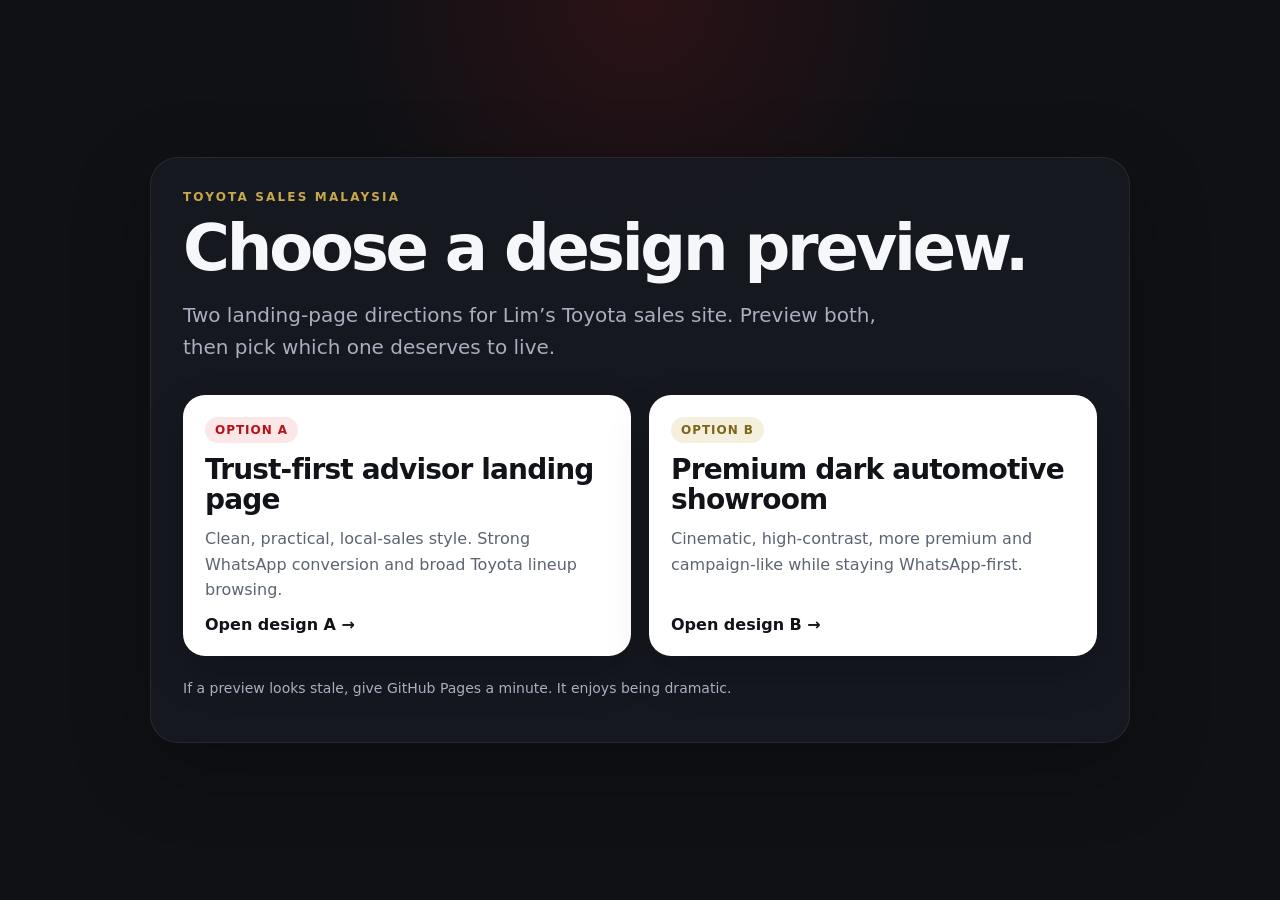
<file: index.html>
<!doctype html>
<html lang="en">
<head>
  <meta charset="utf-8" />
  <meta name="viewport" content="width=device-width, initial-scale=1" />
  <title>Toyota Sales Malaysia — Design Previews</title>
  <meta name="description" content="Preview two Toyota sales landing page design directions." />
  <style>
    :root {
      --bg: #0f1115;
      --panel: #171a21;
      --panel-2: #ffffff;
      --text: #f5f7fb;
      --muted: #a8b0bf;
      --accent: #d71920;
      --accent-2: #c9a84c;
      --line: rgba(255,255,255,.08);
    }
    * { box-sizing: border-box; }
    body {
      margin: 0;
      font-family: Inter, ui-sans-serif, system-ui, -apple-system, BlinkMacSystemFont, "Segoe UI", sans-serif;
      background: radial-gradient(circle at top, rgba(215,25,32,.14), transparent 28%), var(--bg);
      color: var(--text);
    }
    .wrap {
      min-height: 100vh;
      display: grid;
      place-items: center;
      padding: 32px 20px;
    }
    .card {
      width: min(980px, 100%);
      background: rgba(23,26,33,.88);
      border: 1px solid var(--line);
      border-radius: 28px;
      padding: 32px;
      box-shadow: 0 24px 80px rgba(0,0,0,.28);
      backdrop-filter: blur(12px);
    }
    .eyebrow {
      margin: 0 0 12px;
      color: var(--accent-2);
      font-size: 12px;
      letter-spacing: .18em;
      text-transform: uppercase;
      font-weight: 800;
    }
    h1 {
      margin: 0;
      font-size: clamp(34px, 6vw, 64px);
      line-height: 1.02;
      letter-spacing: -.05em;
    }
    .lead {
      margin: 18px 0 0;
      color: var(--muted);
      font-size: clamp(17px, 2.2vw, 20px);
      max-width: 700px;
      line-height: 1.6;
    }
    .grid {
      display: grid;
      grid-template-columns: repeat(auto-fit, minmax(260px, 1fr));
      gap: 18px;
      margin-top: 32px;
    }
    .option {
      background: #fff;
      color: #111318;
      border-radius: 22px;
      padding: 22px;
      text-decoration: none;
      display: flex;
      flex-direction: column;
      gap: 12px;
      min-height: 240px;
      box-shadow: 0 18px 45px rgba(0,0,0,.14);
    }
    .tag {
      display: inline-flex;
      width: fit-content;
      padding: 6px 10px;
      border-radius: 999px;
      font-size: 12px;
      font-weight: 800;
      letter-spacing: .08em;
      text-transform: uppercase;
    }
    .tag.a { background: rgba(215,25,32,.1); color: #b51218; }
    .tag.b { background: rgba(201,168,76,.18); color: #7d6519; }
    .option h2 {
      margin: 0;
      font-size: 28px;
      line-height: 1.05;
      letter-spacing: -.03em;
    }
    .option p {
      margin: 0;
      color: #5c6472;
      line-height: 1.6;
    }
    .cta {
      margin-top: auto;
      font-weight: 800;
    }
    .note {
      margin-top: 24px;
      color: var(--muted);
      font-size: 14px;
    }
  </style>
</head>
<body>
  <main class="wrap">
    <section class="card">
      <p class="eyebrow">Toyota Sales Malaysia</p>
      <h1>Choose a design preview.</h1>
      <p class="lead">Two landing-page directions for Lim’s Toyota sales site. Preview both, then pick which one deserves to live.</p>

      <div class="grid">
        <a class="option" href="./design/">
          <span class="tag a">Option A</span>
          <h2>Trust-first advisor landing page</h2>
          <p>Clean, practical, local-sales style. Strong WhatsApp conversion and broad Toyota lineup browsing.</p>
          <span class="cta">Open design A →</span>
        </a>

        <a class="option" href="./design-b/">
          <span class="tag b">Option B</span>
          <h2>Premium dark automotive showroom</h2>
          <p>Cinematic, high-contrast, more premium and campaign-like while staying WhatsApp-first.</p>
          <span class="cta">Open design B →</span>
        </a>
      </div>

      <p class="note">If a preview looks stale, give GitHub Pages a minute. It enjoys being dramatic.</p>
    </section>
  </main>
</body>
</html>
</file>
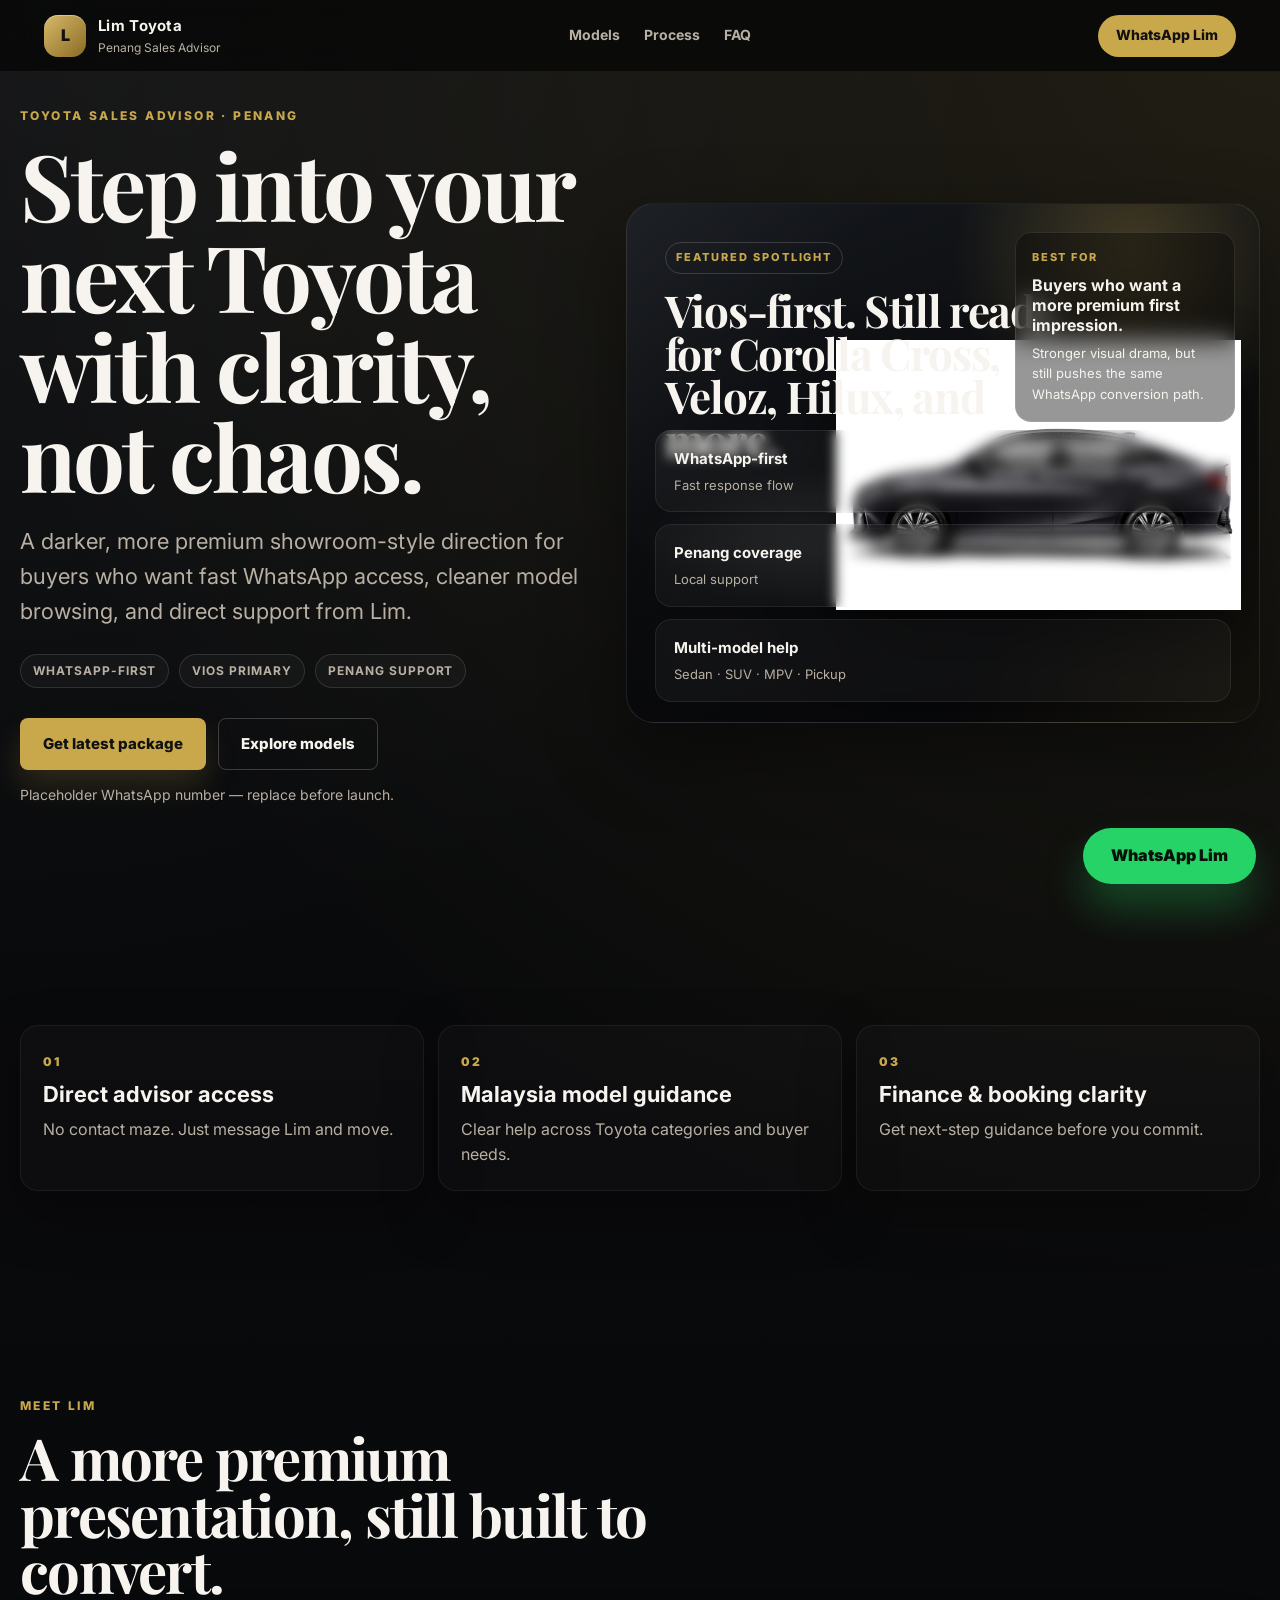
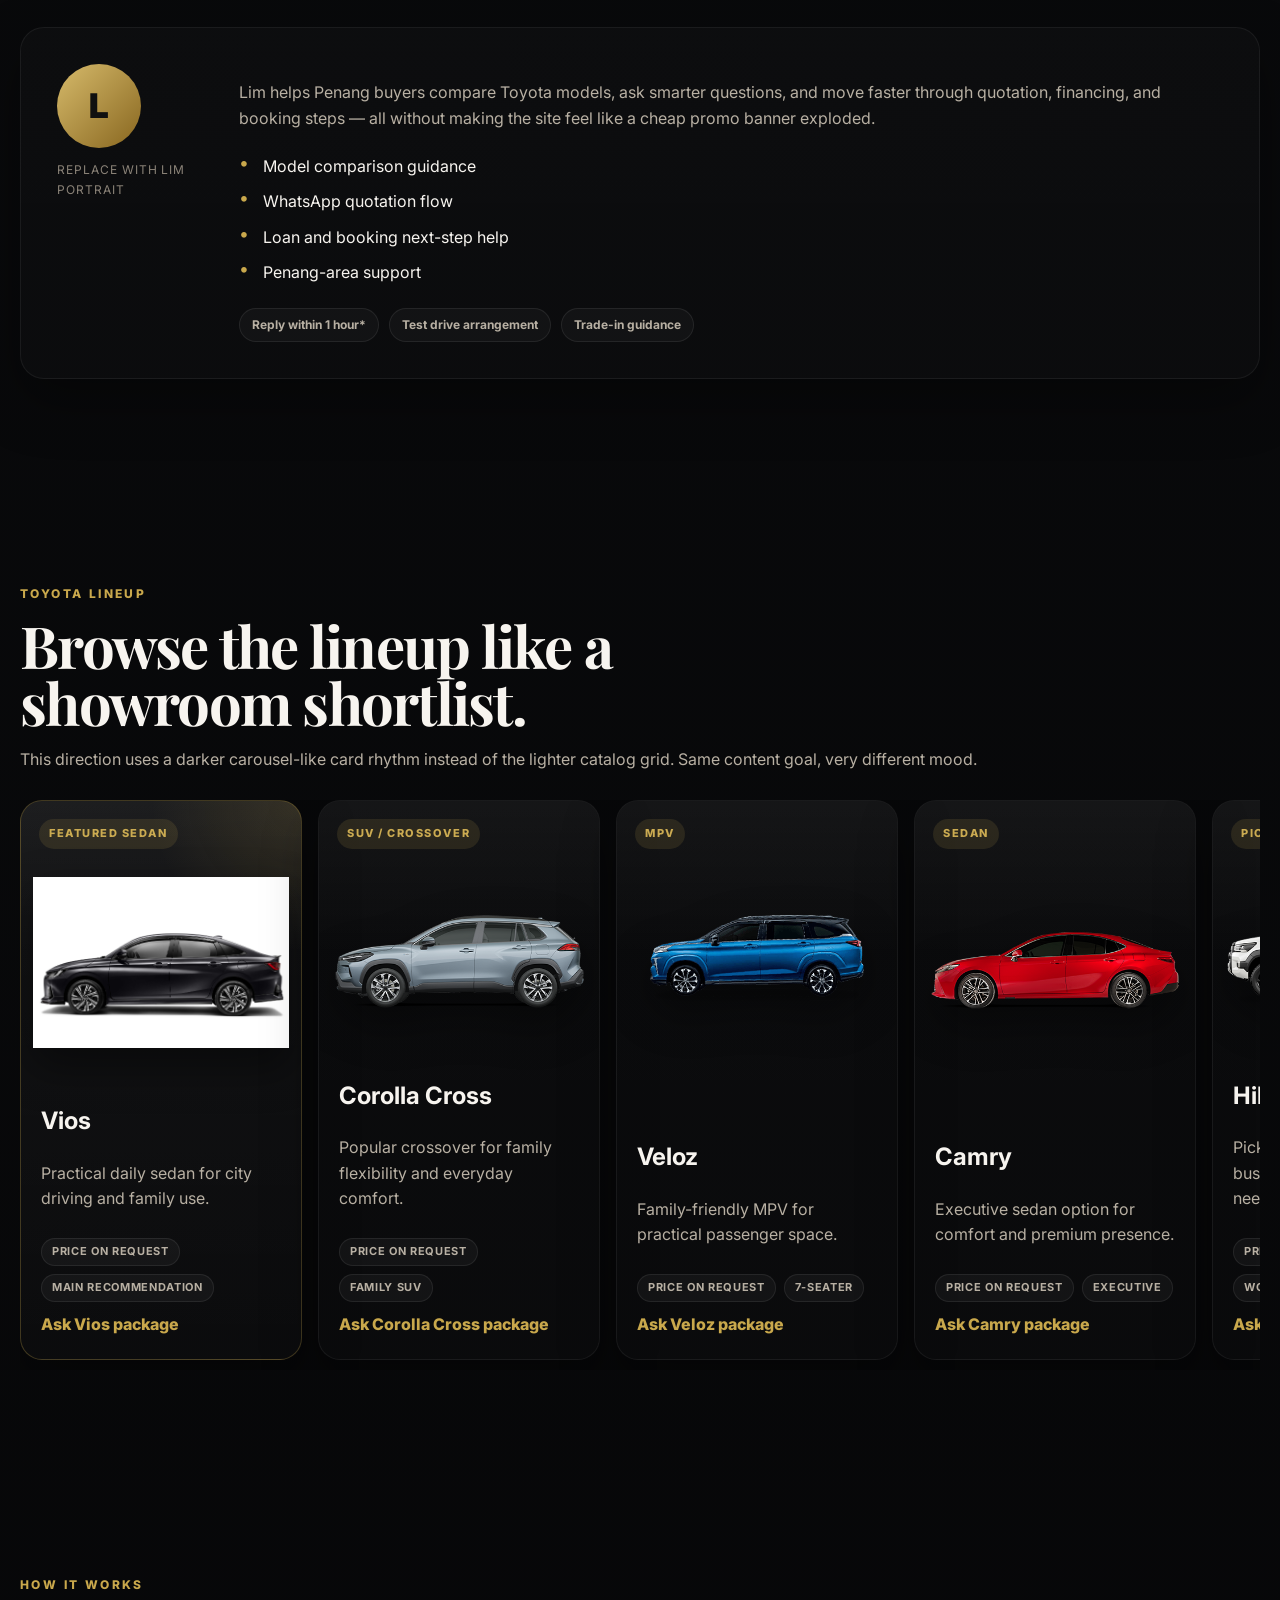
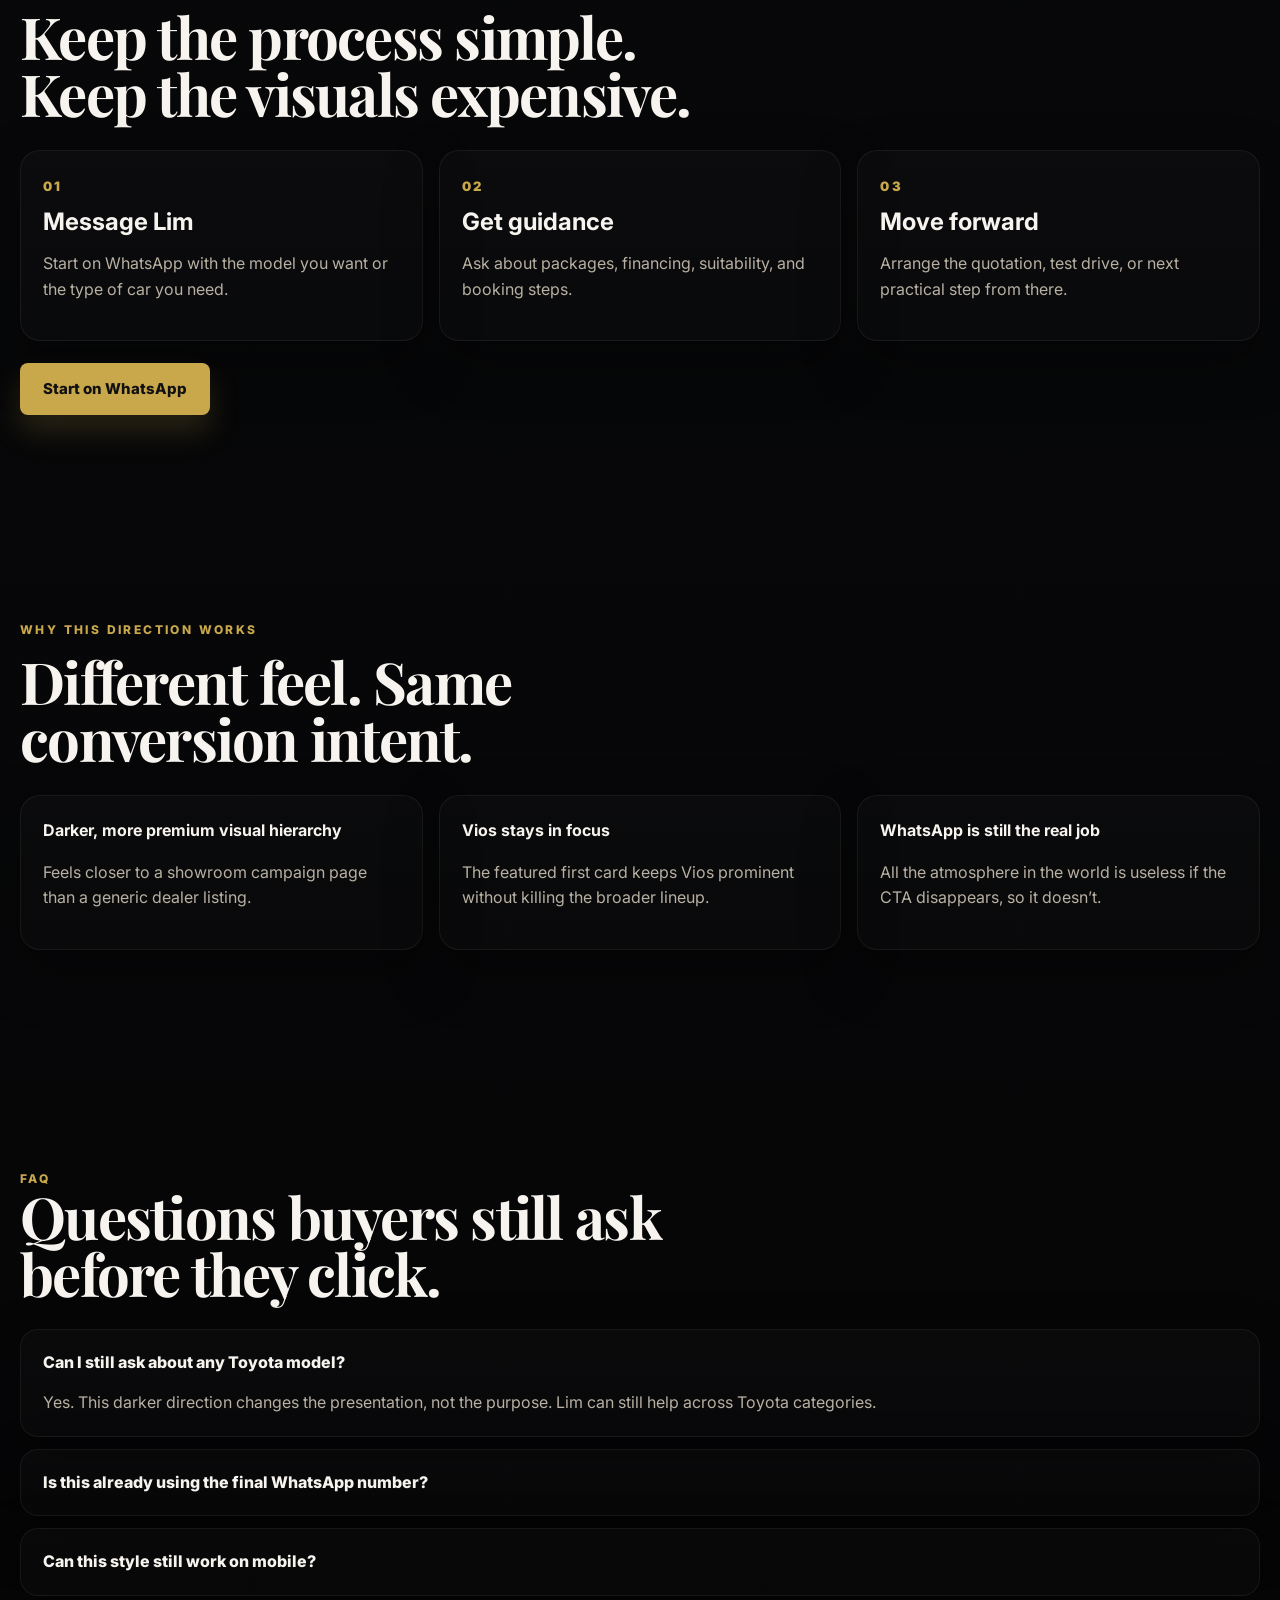
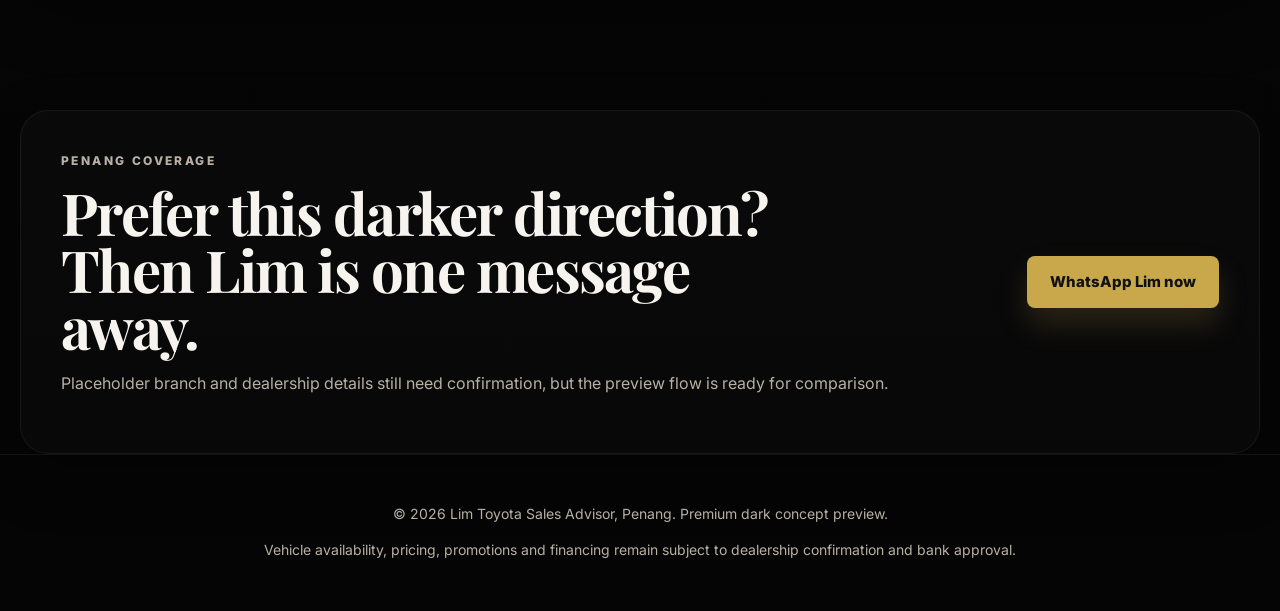
<file: design-b/index.html>
<!doctype html>
<html lang="en">
<head>
  <meta charset="utf-8" />
  <meta name="viewport" content="width=device-width, initial-scale=1" />
  <title>Toyota Vios Penang | Lim Toyota Sales Advisor</title>
  <meta name="description" content="A premium dark automotive landing page concept for Lim, a Toyota sales advisor in Penang. Explore Toyota models and enquire through WhatsApp." />
  <link rel="preconnect" href="https://fonts.googleapis.com" />
  <link rel="preconnect" href="https://fonts.gstatic.com" crossorigin />
  <link href="https://fonts.googleapis.com/css2?family=Inter:wght@400;500;600;700;800;900&family=Playfair+Display:ital,wght@0,600;0,700;1,700&display=swap" rel="stylesheet" />
  <link rel="stylesheet" href="styles.css" />
</head>
<body>
  <a class="skip-link" href="#main">Skip to content</a>

  <header class="site-header">
    <a class="brand" href="#top" aria-label="Lim Toyota sales advisor Penang">
      <span class="brand-mark">L</span>
      <span class="brand-copy"><strong>Lim Toyota</strong><small>Penang Sales Advisor</small></span>
    </a>
    <nav aria-label="Main navigation">
      <a href="#models">Models</a>
      <a href="#process">Process</a>
      <a href="#faq">FAQ</a>
    </nav>
    <a class="header-cta" href="https://wa.me/60000000000?text=Hi%20Lim%2C%20I%20am%20interested%20in%20Toyota%20cars%20in%20Penang" target="_blank" rel="noopener">WhatsApp Lim</a>
  </header>

  <main id="main">
    <section id="top" class="hero section">
      <div class="hero-copy">
        <p class="eyebrow">Toyota sales advisor · Penang</p>
        <h1>Step into your next Toyota with clarity, not chaos.</h1>
        <p class="lead">A darker, more premium showroom-style direction for buyers who want fast WhatsApp access, cleaner model browsing, and direct support from Lim.</p>
        <div class="hero-pills" aria-label="Key selling points">
          <span>WhatsApp-first</span>
          <span>Vios primary</span>
          <span>Penang support</span>
        </div>
        <div class="hero-actions">
          <a class="btn btn-primary" href="https://wa.me/60000000000?text=Hi%20Lim%2C%20please%20send%20me%20the%20latest%20Toyota%20model%20packages%20in%20Penang" target="_blank" rel="noopener">Get latest package</a>
          <a class="btn btn-secondary" href="#models">Explore models</a>
        </div>
        <p class="hero-note">Placeholder WhatsApp number — replace before launch.</p>
      </div>

      <div class="hero-stage" aria-label="Toyota showroom highlight">
        <div class="stage-copy">
          <span class="stage-label">Featured spotlight</span>
          <h2>Vios-first. Still ready for Corolla Cross, Veloz, Hilux, and more.</h2>
        </div>
        <div class="hero-car-wrap" aria-hidden="true">
          <img src="../design/assets/cars/vios.jpg" alt="" class="hero-car" />
        </div>
        <div class="hero-metrics">
          <div>
            <strong>WhatsApp-first</strong>
            <span>Fast response flow</span>
          </div>
          <div>
            <strong>Penang coverage</strong>
            <span>Local support</span>
          </div>
          <div>
            <strong>Multi-model help</strong>
            <span>Sedan · SUV · MPV · Pickup</span>
          </div>
        </div>
        <div class="hero-aside" aria-label="Conversion note">
          <p class="hero-aside-label">Best for</p>
          <strong>Buyers who want a more premium first impression.</strong>
          <p>Stronger visual drama, but still pushes the same WhatsApp conversion path.</p>
        </div>
      </div>
    </section>

    <section class="section trust-band" aria-label="Trust highlights">
      <article>
        <span class="band-kicker">01</span>
        <strong>Direct advisor access</strong>
        <p>No contact maze. Just message Lim and move.</p>
      </article>
      <article>
        <span class="band-kicker">02</span>
        <strong>Malaysia model guidance</strong>
        <p>Clear help across Toyota categories and buyer needs.</p>
      </article>
      <article>
        <span class="band-kicker">03</span>
        <strong>Finance & booking clarity</strong>
        <p>Get next-step guidance before you commit.</p>
      </article>
    </section>

    <section class="section advisor-section">
      <div class="section-heading narrow">
        <p class="eyebrow">Meet Lim</p>
        <h2>A more premium presentation, still built to convert.</h2>
      </div>
      <div class="advisor-card">
        <div class="advisor-visual" aria-hidden="true">
          <div class="advisor-avatar">L</div>
          <span>Replace with Lim portrait</span>
        </div>
        <div class="advisor-body">
          <p>Lim helps Penang buyers compare Toyota models, ask smarter questions, and move faster through quotation, financing, and booking steps — all without making the site feel like a cheap promo banner exploded.</p>
          <ul class="advisor-list">
            <li>Model comparison guidance</li>
            <li>WhatsApp quotation flow</li>
            <li>Loan and booking next-step help</li>
            <li>Penang-area support</li>
          </ul>
          <div class="advisor-trust">
            <span>Reply within 1 hour*</span>
            <span>Test drive arrangement</span>
            <span>Trade-in guidance</span>
          </div>
        </div>
      </div>
    </section>

    <section id="models" class="section models-section">
      <div class="section-heading">
        <p class="eyebrow">Toyota lineup</p>
        <h2>Browse the lineup like a showroom shortlist.</h2>
        <p>This direction uses a darker carousel-like card rhythm instead of the lighter catalog grid. Same content goal, very different mood.</p>
      </div>

      <div class="model-rail" aria-label="Toyota models">
        <article class="model-card model-card-featured">
          <span class="model-type">Featured sedan</span>
          <img src="../design/assets/cars/vios.jpg" alt="Toyota Vios" loading="lazy" />
          <div class="model-copy">
            <h3>Vios</h3>
            <p>Practical daily sedan for city driving and family use.</p>
            <div class="model-meta"><span>Price on request</span><span>Main recommendation</span></div>
            <a href="https://wa.me/60000000000?text=Hi%20Lim%2C%20I%20am%20interested%20in%20Toyota%20Vios" target="_blank" rel="noopener">Ask Vios package</a>
          </div>
        </article>

        <article class="model-card">
          <span class="model-type">SUV / Crossover</span>
          <img src="../design/assets/cars/corolla-cross.png" alt="Toyota Corolla Cross" loading="lazy" />
          <div class="model-copy">
            <h3>Corolla Cross</h3>
            <p>Popular crossover for family flexibility and everyday comfort.</p>
            <div class="model-meta"><span>Price on request</span><span>Family SUV</span></div>
            <a href="https://wa.me/60000000000?text=Hi%20Lim%2C%20I%20am%20interested%20in%20Toyota%20Corolla%20Cross" target="_blank" rel="noopener">Ask Corolla Cross package</a>
          </div>
        </article>

        <article class="model-card">
          <span class="model-type">MPV</span>
          <img src="../design/assets/cars/veloz.png" alt="Toyota Veloz" loading="lazy" />
          <div class="model-copy">
            <h3>Veloz</h3>
            <p>Family-friendly MPV for practical passenger space.</p>
            <div class="model-meta"><span>Price on request</span><span>7-seater</span></div>
            <a href="https://wa.me/60000000000?text=Hi%20Lim%2C%20I%20am%20interested%20in%20Toyota%20Veloz" target="_blank" rel="noopener">Ask Veloz package</a>
          </div>
        </article>

        <article class="model-card">
          <span class="model-type">Sedan</span>
          <img src="../design/assets/cars/camry.png" alt="Toyota Camry" loading="lazy" />
          <div class="model-copy">
            <h3>Camry</h3>
            <p>Executive sedan option for comfort and premium presence.</p>
            <div class="model-meta"><span>Price on request</span><span>Executive</span></div>
            <a href="https://wa.me/60000000000?text=Hi%20Lim%2C%20I%20am%20interested%20in%20Toyota%20Camry" target="_blank" rel="noopener">Ask Camry package</a>
          </div>
        </article>

        <article class="model-card">
          <span class="model-type">Pickup</span>
          <img src="../design/assets/cars/hilux.png" alt="Toyota Hilux" loading="lazy" />
          <div class="model-copy">
            <h3>Hilux</h3>
            <p>Pickup choice for work, business and tougher usage needs.</p>
            <div class="model-meta"><span>Price on request</span><span>Workhorse</span></div>
            <a href="https://wa.me/60000000000?text=Hi%20Lim%2C%20I%20am%20interested%20in%20Toyota%20Hilux" target="_blank" rel="noopener">Ask Hilux package</a>
          </div>
        </article>

        <article class="model-card">
          <span class="model-type">Battery EV</span>
          <img src="../design/assets/cars/bz4x.png" alt="Toyota bZ4X" loading="lazy" />
          <div class="model-copy">
            <h3>bZ4X</h3>
            <p>Electric Toyota option for customers considering EV ownership.</p>
            <div class="model-meta"><span>Price on request</span><span>EV option</span></div>
            <a href="https://wa.me/60000000000?text=Hi%20Lim%2C%20I%20am%20interested%20in%20Toyota%20bZ4X" target="_blank" rel="noopener">Ask bZ4X package</a>
          </div>
        </article>
      </div>
    </section>

    <section id="process" class="section process-section">
      <div class="section-heading narrow">
        <p class="eyebrow">How it works</p>
        <h2>Keep the process simple. Keep the visuals expensive.</h2>
      </div>
      <div class="process-grid">
        <article>
          <span>01</span>
          <h3>Message Lim</h3>
          <p>Start on WhatsApp with the model you want or the type of car you need.</p>
        </article>
        <article>
          <span>02</span>
          <h3>Get guidance</h3>
          <p>Ask about packages, financing, suitability, and booking steps.</p>
        </article>
        <article>
          <span>03</span>
          <h3>Move forward</h3>
          <p>Arrange the quotation, test drive, or next practical step from there.</p>
        </article>
      </div>
      <a class="btn btn-primary process-cta" href="https://wa.me/60000000000?text=Hi%20Lim%2C%20please%20guide%20me%20on%20the%20right%20Toyota%20model" target="_blank" rel="noopener">Start on WhatsApp</a>
    </section>

    <section class="section proof-section">
      <div class="section-heading narrow">
        <p class="eyebrow">Why this direction works</p>
        <h2>Different feel. Same conversion intent.</h2>
      </div>
      <div class="proof-grid">
        <article>
          <strong>Darker, more premium visual hierarchy</strong>
          <p>Feels closer to a showroom campaign page than a generic dealer listing.</p>
        </article>
        <article>
          <strong>Vios stays in focus</strong>
          <p>The featured first card keeps Vios prominent without killing the broader lineup.</p>
        </article>
        <article>
          <strong>WhatsApp is still the real job</strong>
          <p>All the atmosphere in the world is useless if the CTA disappears, so it doesn’t.</p>
        </article>
      </div>
    </section>

    <section id="faq" class="section faq-section">
      <div class="section-heading narrow">
        <p class="eyebrow">FAQ</p>
        <h2>Questions buyers still ask before they click.</h2>
      </div>
      <details open>
        <summary>Can I still ask about any Toyota model?</summary>
        <p>Yes. This darker direction changes the presentation, not the purpose. Lim can still help across Toyota categories.</p>
      </details>
      <details>
        <summary>Is this already using the final WhatsApp number?</summary>
        <p>No. The current number is still a placeholder and must be replaced before launch.</p>
      </details>
      <details>
        <summary>Can this style still work on mobile?</summary>
        <p>Yes. The layout stays mobile-first, with stacked sections and a fixed WhatsApp CTA.</p>
      </details>
    </section>

    <section class="section final-cta">
      <div>
        <p class="eyebrow">Penang coverage</p>
        <h2>Prefer this darker direction? Then Lim is one message away.</h2>
        <p>Placeholder branch and dealership details still need confirmation, but the preview flow is ready for comparison.</p>
      </div>
      <a class="btn btn-primary" href="https://wa.me/60000000000?text=Hi%20Lim%2C%20I%20want%20to%20know%20more%20about%20Toyota%20models%20in%20Penang" target="_blank" rel="noopener">WhatsApp Lim now</a>
    </section>
  </main>

  <footer class="site-footer">
    <p>© 2026 Lim Toyota Sales Advisor, Penang. Premium dark concept preview.</p>
    <p>Vehicle availability, pricing, promotions and financing remain subject to dealership confirmation and bank approval.</p>
  </footer>

  <a class="sticky-whatsapp" href="https://wa.me/60000000000?text=Hi%20Lim%2C%20I%20want%20to%20know%20more%20about%20Toyota%20models%20in%20Penang" target="_blank" rel="noopener" aria-label="WhatsApp Lim">WhatsApp Lim</a>
</body>
</html>
</file>
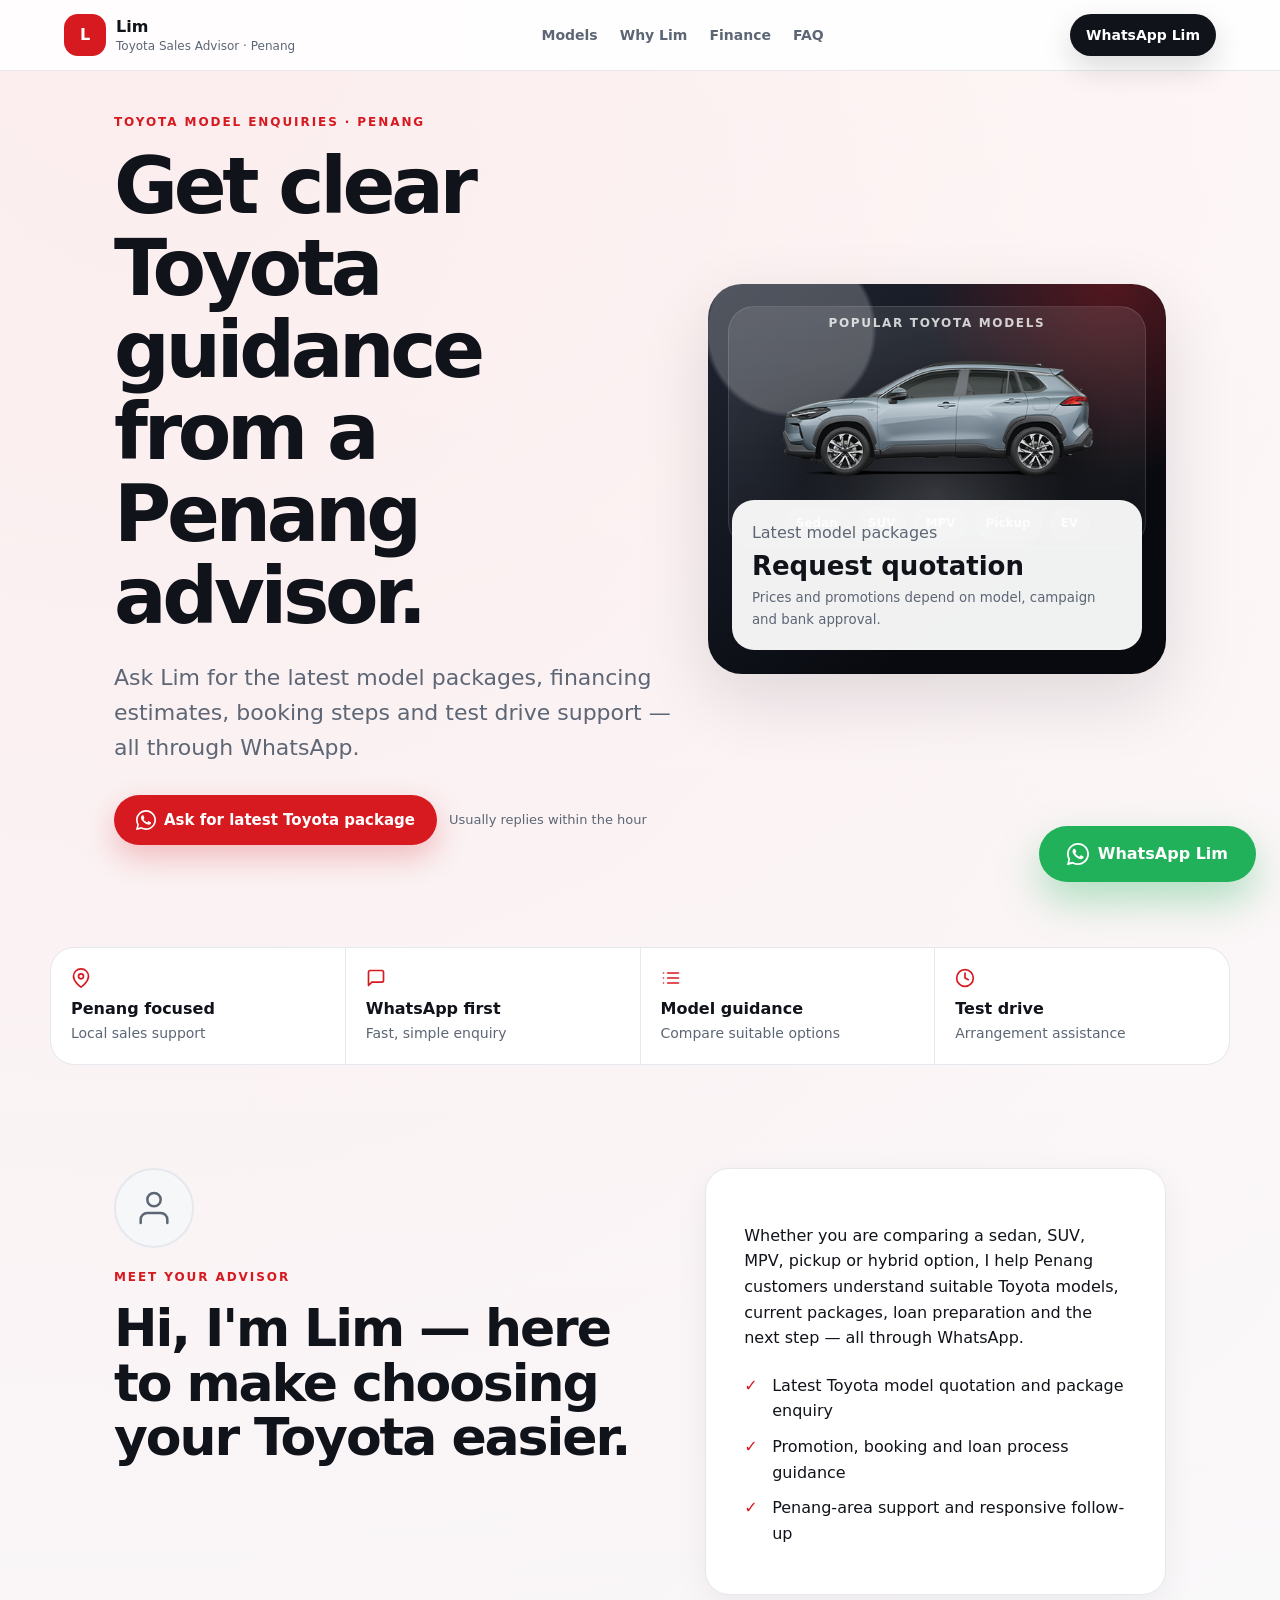
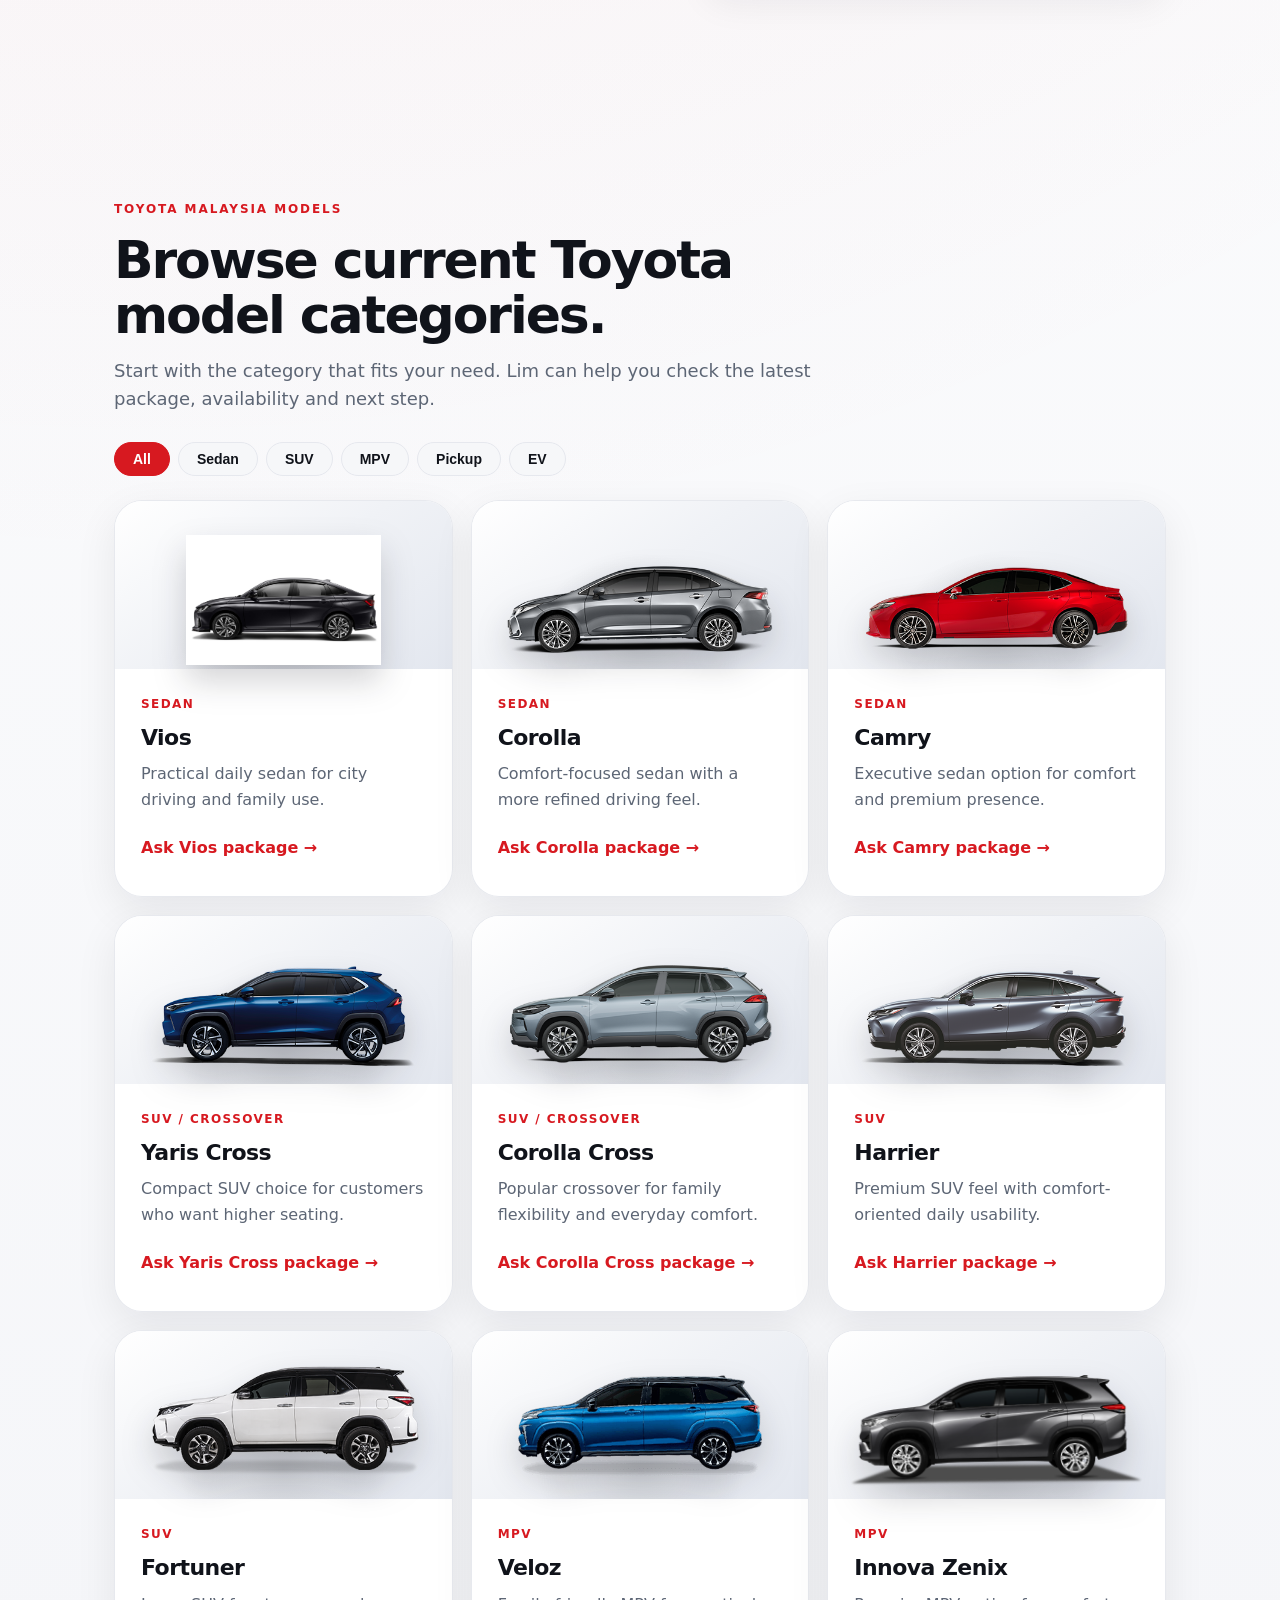
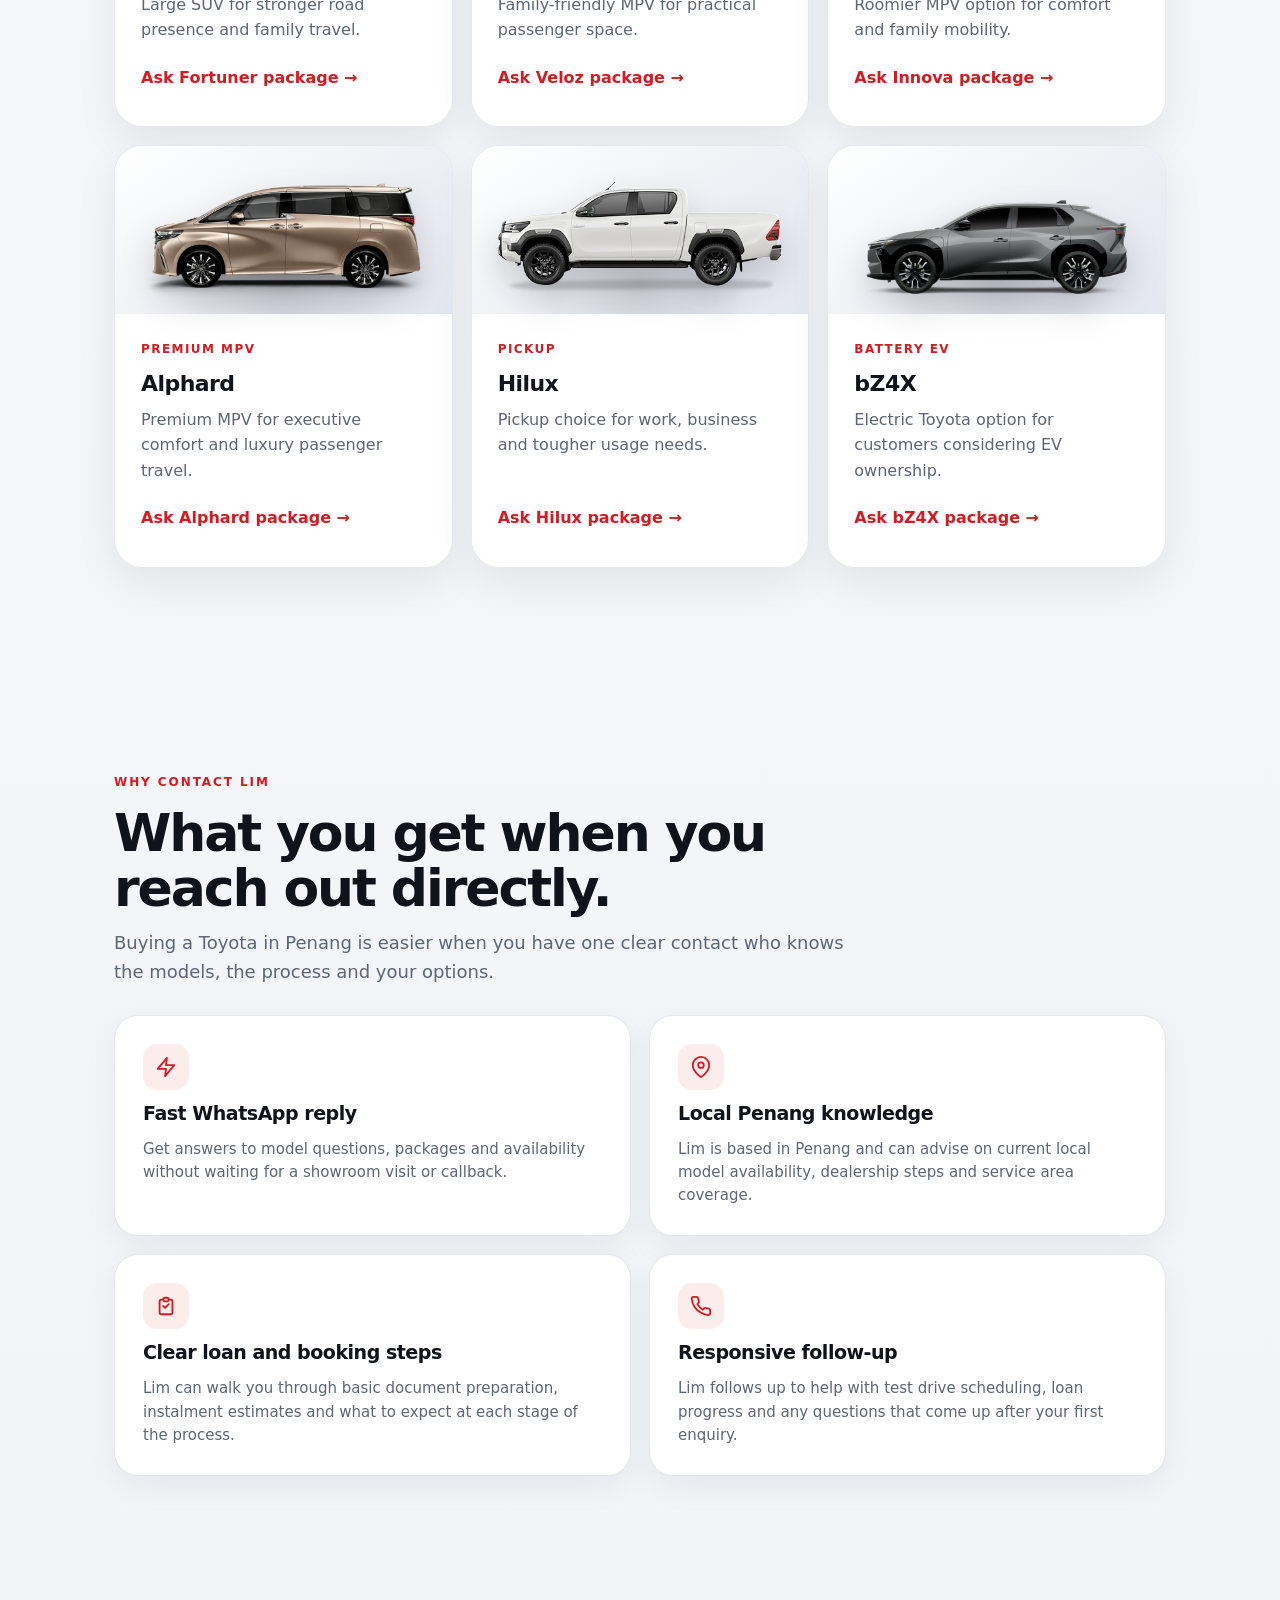
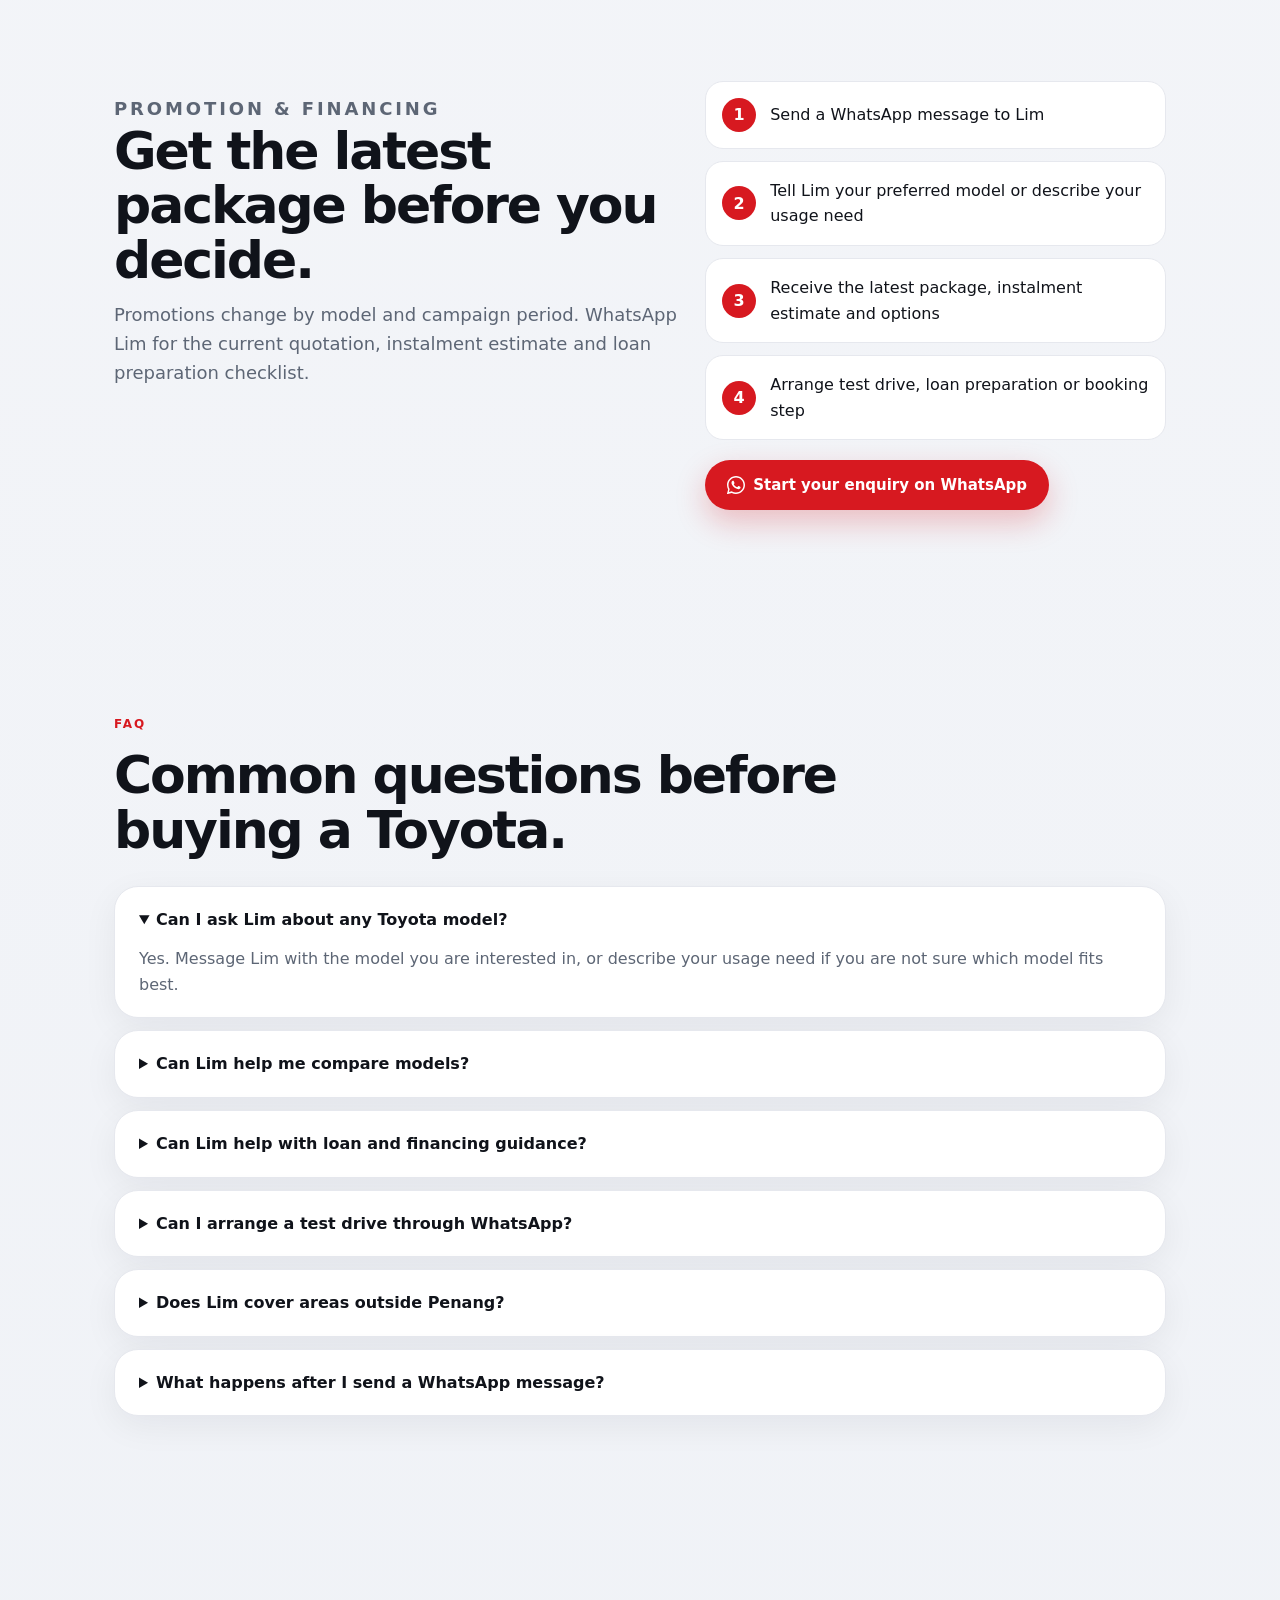
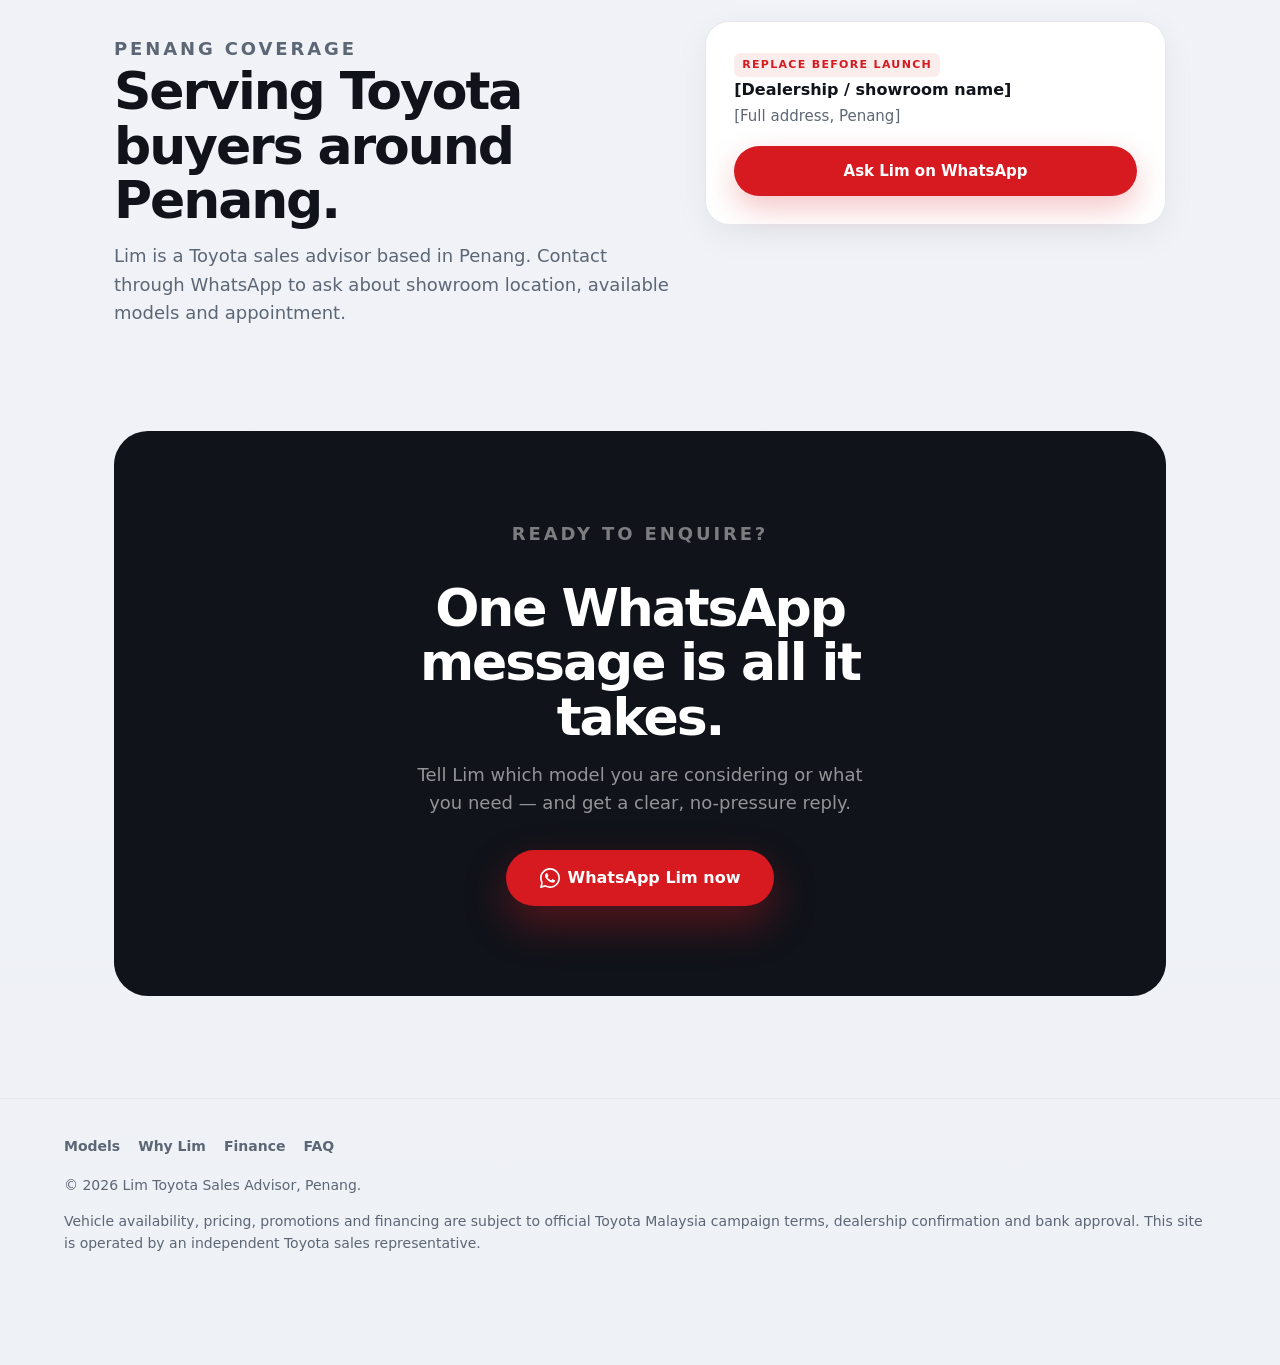
<file: design-refresh/index.html>
<!doctype html>
<html lang="en">
<head>
  <meta charset="utf-8" />
  <meta name="viewport" content="width=device-width, initial-scale=1" />
  <title>Toyota Cars Penang | Lim Toyota Sales Advisor</title>
  <meta name="description" content="Speak with Lim, a Toyota sales advisor in Penang. Get the latest Toyota Malaysia model packages, financing guidance, test drive support and quotation through WhatsApp." />
  <style>
    :root {
      --red: #d71920;
      --red-dark: #9f1016;
      --ink: #10131a;
      --muted: #5d6675;
      --line: #e6e8ee;
      --soft: #f6f7f9;
      --white: #ffffff;
      --wa-green: #20b15a;
      --radius: 24px;
    }

    *, *::before, *::after { box-sizing: border-box; }
    html { scroll-behavior: smooth; }

    body {
      margin: 0;
      font-family: Inter, ui-sans-serif, system-ui, -apple-system, BlinkMacSystemFont, "Segoe UI", sans-serif;
      color: var(--ink);
      background:
        radial-gradient(circle at 12% 0%, rgba(215,25,32,.08), transparent 28%),
        linear-gradient(180deg, #fff 0%, #f5f6f9 42%, #eef1f6 100%);
      line-height: 1.6;
    }

    a { color: inherit; text-decoration: none; }

    /* ── Skip link ── */
    .skip-link {
      position: absolute;
      left: -9999px;
      top: auto;
      width: 1px;
      height: 1px;
      overflow: hidden;
    }
    .skip-link:focus {
      position: fixed;
      left: 16px;
      top: 16px;
      width: auto;
      height: auto;
      z-index: 100;
      padding: 12px 20px;
      background: var(--ink);
      color: var(--white);
      border-radius: 999px;
      font-weight: 700;
      overflow: visible;
    }

    /* ── Focus ── */
    :focus-visible { outline: 2px solid var(--red); outline-offset: 2px; }

    /* ── Header ── */
    .site-header {
      position: sticky;
      top: 0;
      z-index: 20;
      display: flex;
      align-items: center;
      justify-content: space-between;
      gap: 18px;
      padding: 14px clamp(18px, 5vw, 64px);
      background: rgba(255,255,255,.88);
      backdrop-filter: blur(16px);
      border-bottom: 1px solid var(--line);
    }
    .brand { display: flex; align-items: center; gap: 10px; }
    .brand-mark {
      display: grid;
      place-items: center;
      width: 42px;
      height: 42px;
      border-radius: 14px;
      color: #fff;
      background: var(--red);
      font-weight: 800;
      flex-shrink: 0;
    }
    .brand small { display: block; color: var(--muted); font-size: 12px; margin-top: -3px; }
    nav { display: none; gap: 22px; color: var(--muted); font-weight: 700; font-size: 14px; }
    nav a:hover { color: var(--red); }

    /* ── Section layout ── */
    .section {
      padding: clamp(54px, 8vw, 110px) clamp(18px, 5vw, 64px);
      max-width: 1180px;
      margin: 0 auto;
    }

    /* ── Typography ── */
    .eyebrow {
      color: var(--red);
      text-transform: uppercase;
      letter-spacing: .16em;
      font-size: 12px;
      font-weight: 850;
      margin: 0 0 14px;
    }
    h1, h2, h3 { line-height: 1.05; margin: 0; }
    h1 { font-size: clamp(38px, 8vw, 78px); letter-spacing: -.055em; max-width: 760px; }
    h2 { font-size: clamp(29px, 5vw, 52px); letter-spacing: -.04em; }
    h3 { font-size: 22px; letter-spacing: -.025em; }
    .lead { color: var(--muted); font-size: clamp(18px, 2vw, 22px); max-width: 650px; margin: 22px 0 0; }

    /* ── Buttons ── */
    .btn {
      display: inline-flex;
      align-items: center;
      justify-content: center;
      gap: 8px;
      min-height: 50px;
      padding: 0 22px;
      border-radius: 999px;
      background: var(--ink);
      color: var(--white);
      font-weight: 850;
      font-size: 15px;
      box-shadow: 0 12px 30px rgba(16,19,26,.15);
      transition: transform .15s;
      border: none;
      cursor: pointer;
      text-decoration: none;
    }
    .btn-primary { background: var(--red); box-shadow: 0 12px 30px rgba(215,25,32,.25); }
    .btn:hover { transform: translateY(-1px); }
    .btn-small { min-height: 42px; padding-inline: 16px; font-size: 14px; }

    /* ── Hero ── */
    .hero { display: grid; gap: 34px; align-items: center; padding-top: 42px; }
    .hero-actions { display: flex; flex-direction: column; gap: 12px; margin-top: 30px; align-items: flex-start; }
    .response-note { color: var(--muted); font-size: 13px; }

    .hero-card {
      position: relative;
      min-height: 390px;
      border-radius: 34px;
      background:
        radial-gradient(circle at 18% 12%, rgba(255,255,255,.22) 0 16%, transparent 17%),
        radial-gradient(circle at 88% 0%, rgba(215,25,32,.32), transparent 34%),
        linear-gradient(145deg, #202633, #080a0f 72%);
      overflow: hidden;
      box-shadow: 0 24px 70px rgba(16,19,26,.12);
      padding: 28px;
    }
    .hero-showcase {
      position: absolute;
      inset: 22px 20px 126px;
      display: flex;
      flex-direction: column;
      justify-content: center;
      align-items: center;
      gap: 10px;
      border-radius: 26px;
      background:
        radial-gradient(ellipse at 50% 78%, rgba(255,255,255,.16), transparent 45%),
        linear-gradient(180deg, rgba(255,255,255,.10), rgba(255,255,255,.03));
      border: 1px solid rgba(255,255,255,.12);
    }
    .showcase-label {
      margin: 0;
      color: rgba(255,255,255,.78);
      font-size: 12px;
      font-weight: 850;
      letter-spacing: .14em;
      text-transform: uppercase;
    }
    .hero-showcase img {
      width: min(92%, 420px);
      max-height: 154px;
      object-fit: contain;
      filter: drop-shadow(0 24px 26px rgba(0,0,0,.38));
    }
    .showcase-tags { display: flex; flex-wrap: wrap; justify-content: center; gap: 8px; }
    .showcase-tags span {
      padding: 6px 10px;
      border-radius: 999px;
      color: rgba(255,255,255,.88);
      background: rgba(255,255,255,.10);
      border: 1px solid rgba(255,255,255,.12);
      font-size: 12px;
      font-weight: 800;
    }
    .price-card {
      position: absolute;
      left: 24px; right: 24px; bottom: 24px;
      padding: 20px;
      border-radius: 22px;
      background: rgba(255,255,255,.94);
    }
    .price-card span, .price-card small { color: var(--muted); display: block; }
    .price-card strong { display: block; font-size: 26px; }

    /* ── Trust strip ── */
    .trust-strip {
      display: grid;
      grid-template-columns: repeat(2, 1fr);
      gap: 1px;
      margin: 0 clamp(18px, 5vw, 64px);
      border: 1px solid var(--line);
      border-radius: var(--radius);
      overflow: hidden;
      background: var(--line);
      max-width: 1180px;
    }
    .trust-strip > div { background: var(--white); padding: 20px; }
    .trust-icon { color: var(--red); display: block; margin-bottom: 8px; }
    .trust-strip strong, .trust-strip span { display: block; }
    .trust-strip span { color: var(--muted); font-size: 14px; }

    /* ── About ── */
    .two-col { display: grid; gap: 28px; align-items: start; }

    .about-intro { display: flex; flex-direction: column; gap: 20px; }
    .advisor-avatar {
      width: 80px;
      height: 80px;
      border-radius: 50%;
      background: var(--soft);
      border: 2px solid var(--line);
      overflow: hidden;
      display: flex;
      align-items: center;
      justify-content: center;
      flex-shrink: 0;
    }

    .panel {
      background: var(--white);
      border: 1px solid var(--line);
      border-radius: var(--radius);
      box-shadow: 0 10px 35px rgba(16,19,26,.06);
      padding: clamp(24px, 4vw, 38px);
    }
    .check-list { padding: 0; margin: 22px 0 0; list-style: none; }
    .check-list li { margin: 10px 0; padding-left: 28px; position: relative; }
    .check-list li::before { content: "✓"; position: absolute; left: 0; color: var(--red); font-weight: 900; }

    /* ── Section heading ── */
    .section-heading { max-width: 760px; margin-bottom: 28px; }
    .section-heading p:not(.eyebrow) { color: var(--muted); font-size: 18px; margin: 14px 0 0; }

    /* ── Model filter ── */
    .model-filter {
      display: flex;
      flex-wrap: wrap;
      gap: 8px;
      margin-bottom: 24px;
      overflow-x: auto;
      -webkit-overflow-scrolling: touch;
    }
    .filter-btn {
      flex-shrink: 0;
      padding: 8px 18px;
      border-radius: 999px;
      background: var(--soft);
      color: var(--ink);
      font-weight: 700;
      font-size: 14px;
      border: 1px solid var(--line);
      cursor: pointer;
      transition: background .12s, color .12s, border-color .12s;
    }
    .filter-btn:hover { background: var(--line); }
    .filter-btn[aria-selected="true"] {
      background: var(--red);
      color: var(--white);
      border-color: var(--red);
    }

    /* ── Model grid ── */
    .model-grid { display: grid; gap: 18px; }
    .model-card {
      position: relative;
      background: rgba(255,255,255,.94);
      border: 1px solid rgba(230,232,238,.95);
      border-radius: 28px;
      box-shadow: 0 14px 42px rgba(16,19,26,.075);
      display: flex;
      flex-direction: column;
      gap: 12px;
      overflow: hidden;
      padding: 26px;
    }
    .model-card[hidden] { display: none; }
    .model-card::before {
      content: "";
      position: absolute;
      inset: 0 0 auto;
      height: 168px;
      background:
        radial-gradient(ellipse at 50% 82%, rgba(16,19,26,.14), transparent 44%),
        linear-gradient(145deg, #ffffff 0%, #f0f2f6 48%, #e3e7ef 100%);
      pointer-events: none;
    }
    .model-card img {
      position: relative;
      z-index: 1;
      width: calc(100% + 32px);
      height: 154px;
      margin: -6px -16px 8px;
      padding: 14px 12px 10px;
      object-fit: contain;
      filter: drop-shadow(0 16px 16px rgba(16,19,26,.18));
    }
    .model-badge {
      color: var(--red);
      font-weight: 900;
      text-transform: uppercase;
      letter-spacing: .12em;
      font-size: 12px;
    }
    .model-card p { color: var(--muted); margin: 0; }
    .model-card-cta {
      color: var(--red);
      font-weight: 900;
      margin-top: auto;
      display: inline-block;
      padding: 10px 0;
    }
    .model-card-cta:hover { text-decoration: underline; }

    /* ── Why Lim ── */
    .why-grid { display: grid; gap: 18px; }
    .why-card {
      background: var(--white);
      border: 1px solid var(--line);
      border-radius: var(--radius);
      box-shadow: 0 10px 35px rgba(16,19,26,.06);
      padding: 28px;
      display: flex;
      flex-direction: column;
      gap: 14px;
    }
    .why-icon {
      width: 46px;
      height: 46px;
      border-radius: 14px;
      background: rgba(215,25,32,.08);
      display: flex;
      align-items: center;
      justify-content: center;
      color: var(--red);
      flex-shrink: 0;
    }
    .why-card h3 { font-size: 19px; }
    .why-card p { color: var(--muted); margin: 0; font-size: 15px; line-height: 1.55; }

    /* ── Finance / steps ── */
    .finance { display: grid; gap: 28px; align-items: start; }
    .finance-copy p { color: var(--muted); font-size: 18px; margin: 14px 0 0; }
    .steps { display: grid; gap: 12px; }
    .step-row {
      display: flex;
      gap: 14px;
      align-items: center;
      padding: 16px;
      background: var(--white);
      border: 1px solid var(--line);
      border-radius: 18px;
    }
    .step-num {
      display: grid;
      place-items: center;
      width: 34px;
      height: 34px;
      border-radius: 50%;
      background: var(--red);
      color: #fff;
      font-weight: 900;
      flex-shrink: 0;
    }
    .steps-cta { margin-top: 20px; }

    /* ── FAQ ── */
    .faq-list { display: flex; flex-direction: column; gap: 12px; }
    details {
      background: var(--white);
      border: 1px solid var(--line);
      border-radius: var(--radius);
      box-shadow: 0 10px 35px rgba(16,19,26,.06);
      padding: 20px 24px;
    }
    summary { cursor: pointer; font-weight: 850; }
    details p { color: var(--muted); margin: 14px 0 0; }

    /* ── Location ── */
    .location { display: grid; gap: 28px; align-items: start; }
    .location-copy p { color: var(--muted); font-size: 18px; margin: 14px 0 0; }
    .location-card {
      background: var(--white);
      border: 1px solid var(--line);
      border-radius: var(--radius);
      box-shadow: 0 10px 35px rgba(16,19,26,.06);
      padding: 28px;
      display: flex;
      flex-direction: column;
      gap: 18px;
    }
    .placeholder-label {
      display: inline-block;
      background: rgba(215,25,32,.08);
      color: var(--red);
      font-size: 11px;
      font-weight: 800;
      text-transform: uppercase;
      letter-spacing: .12em;
      padding: 3px 8px;
      border-radius: 6px;
    }
    .location-detail strong { display: block; margin-bottom: 2px; }
    .location-detail p { color: var(--muted); margin: 0; font-size: 15px; }

    /* ── Final CTA ── */
    .final-cta-wrap {
      padding: 0 clamp(18px, 5vw, 64px) clamp(54px, 8vw, 110px);
      max-width: 1180px;
      margin: 0 auto;
    }
    .final-cta {
      text-align: center;
      background: var(--ink);
      border-radius: 34px;
      padding: clamp(48px, 7vw, 90px) clamp(24px, 6vw, 80px);
    }
    .final-cta .eyebrow { color: rgba(255,255,255,.45); }
    .final-cta h2 { color: var(--white); max-width: 580px; margin: 0 auto 16px; }
    .final-cta p { color: rgba(255,255,255,.55); font-size: 18px; max-width: 460px; margin: 0 auto 32px; }
    .final-cta .btn-primary {
      font-size: 16px;
      min-height: 56px;
      padding: 0 34px;
      box-shadow: 0 18px 42px rgba(215,25,32,.35);
    }

    /* ── Footer ── */
    .site-footer {
      padding: 36px clamp(18px, 5vw, 64px) 96px;
      color: var(--muted);
      font-size: 14px;
      border-top: 1px solid var(--line);
    }
    .footer-nav {
      display: flex;
      gap: 18px;
      flex-wrap: wrap;
      margin-bottom: 16px;
    }
    .footer-nav a:hover { color: var(--ink); }

    /* ── Sticky WhatsApp ── */
    .sticky-whatsapp {
      position: fixed;
      z-index: 30;
      left: 18px; right: 18px; bottom: 18px;
      display: flex;
      justify-content: center;
      align-items: center;
      gap: 9px;
      min-height: 56px;
      border-radius: 999px;
      background: var(--wa-green);
      color: white;
      font-weight: 900;
      font-size: 16px;
      box-shadow: 0 18px 42px rgba(32,177,90,.35);
      text-decoration: none;
      transition: transform .15s;
    }
    .sticky-whatsapp:hover { transform: translateY(-1px); }

    /* ── Responsive: ≥760px ── */
    @media (min-width: 760px) {
      nav { display: flex; }
      .hero { grid-template-columns: 1.1fr .9fr; }
      .hero-actions { flex-direction: row; align-items: center; }
      .trust-strip { grid-template-columns: repeat(4, 1fr); margin-inline: auto; }
      .two-col { grid-template-columns: 1.1fr .9fr; }
      .model-grid { grid-template-columns: repeat(3, 1fr); }
      .why-grid { grid-template-columns: repeat(2, 1fr); }
      .finance { grid-template-columns: 1.1fr .9fr; }
      .location { grid-template-columns: 1.1fr .9fr; }
      .sticky-whatsapp { left: auto; right: 24px; width: auto; padding: 0 28px; }
    }

    /* ── Responsive: ≤759px ── */
    @media (max-width: 759px) {
      .site-header { padding: 12px 16px; gap: 12px; }
      .brand-mark { width: 38px; height: 38px; border-radius: 13px; }
      .section { padding-inline: 16px; }
      .hero { padding-top: 30px; gap: 26px; }
      h1 { font-size: clamp(36px, 11.5vw, 48px); }
      h2 { font-size: clamp(28px, 8.5vw, 38px); }
      .lead { font-size: 17px; margin-top: 16px; }
      .btn { width: 100%; min-height: 52px; }
      .hero-card { min-height: 330px; border-radius: 28px; }
      .hero-showcase { inset: 16px 14px 112px; border-radius: 22px; gap: 8px; }
      .hero-showcase img { max-height: 124px; width: 96%; }
      .showcase-label { font-size: 10px; }
      .showcase-tags { gap: 6px; }
      .showcase-tags span { padding: 5px 8px; font-size: 11px; }
      .price-card { left: 16px; right: 16px; bottom: 16px; padding: 18px; }
      .price-card strong { font-size: 23px; }
      .trust-strip { grid-template-columns: 1fr 1fr; margin-inline: 16px; border-radius: 20px; }
      .trust-strip > div { padding: 16px 14px; }
      .trust-strip strong { font-size: 14px; }
      .trust-strip span { font-size: 12px; }
      .model-grid { gap: 14px; }
      .model-card { border-radius: 22px; padding: 18px; gap: 9px; }
      .model-card::before { height: 138px; }
      .model-card img { width: calc(100% + 20px); height: 124px; margin: -4px -10px 8px; padding: 10px 6px 8px; }
      .model-card h3 { font-size: 21px; }
      .model-card p { font-size: 14.5px; line-height: 1.5; }
      .site-footer { padding-bottom: 104px; }
      .final-cta-wrap { padding-inline: 16px; }
      .final-cta { border-radius: 28px; }
    }

    @media (min-width: 500px) and (max-width: 759px) {
      .model-grid { grid-template-columns: repeat(2, 1fr); }
      .why-grid { grid-template-columns: repeat(2, 1fr); }
    }

    @media (max-width: 520px) {
      .site-header .btn-small { display: none; }
      .brand small { display: none; }
      .brand strong { font-size: 15px; }
      .hero-card { min-height: 310px; }
    }

    @media (max-width: 380px) {
      .trust-strip { grid-template-columns: 1fr; }
      .hero-showcase img { max-height: 106px; }
      .showcase-tags span { font-size: 10px; padding-inline: 7px; }
      .model-card img { height: 112px; }
    }
  </style>
</head>
<body>

<a class="skip-link" href="#main">Skip to main content</a>

<header class="site-header">
  <a class="brand" href="#top" aria-label="Toyota Sales Advisor Penang — Lim">
    <span class="brand-mark" aria-hidden="true">L</span>
    <span><strong>Lim</strong><small>Toyota Sales Advisor · Penang</small></span>
  </a>
  <nav aria-label="Main navigation">
    <a href="#models">Models</a>
    <a href="#why-lim">Why Lim</a>
    <a href="#finance">Finance</a>
    <a href="#faq">FAQ</a>
  </nav>
  <a class="btn btn-small" data-wa="Hi Lim, I am interested in Toyota cars in Penang" href="#" target="_blank" rel="noopener">WhatsApp Lim</a>
</header>

<main id="main">

  <!-- ── HERO ── -->
  <section class="hero section" id="top" aria-labelledby="hero-heading">
    <div class="hero-copy">
      <p class="eyebrow">Toyota model enquiries · Penang</p>
      <h1 id="hero-heading">Get clear Toyota guidance from a Penang advisor.</h1>
      <p class="lead">Ask Lim for the latest model packages, financing estimates, booking steps and test drive support — all through WhatsApp.</p>
      <div class="hero-actions">
        <a class="btn btn-primary" data-wa="Hi Lim, please send me the latest Toyota model packages in Penang" href="#" target="_blank" rel="noopener">
          <svg width="20" height="20" viewBox="0 0 24 24" fill="currentColor" aria-hidden="true"><path d="M17.472 14.382c-.297-.149-1.758-.867-2.03-.967-.273-.099-.471-.148-.67.15-.197.297-.767.966-.94 1.164-.173.199-.347.223-.644.075-.297-.15-1.255-.463-2.39-1.475-.883-.788-1.48-1.761-1.653-2.059-.173-.297-.018-.458.13-.606.134-.133.298-.347.446-.52.149-.174.198-.298.298-.497.099-.198.05-.371-.025-.52-.075-.149-.669-1.612-.916-2.207-.242-.579-.487-.5-.669-.51-.173-.008-.371-.01-.57-.01-.198 0-.52.074-.792.372-.272.297-1.04 1.016-1.04 2.479 0 1.462 1.065 2.875 1.213 3.074.149.198 2.096 3.2 5.077 4.487.709.306 1.262.489 1.694.625.712.227 1.36.195 1.871.118.571-.085 1.758-.719 2.006-1.413.248-.694.248-1.289.173-1.413-.074-.124-.272-.198-.57-.347z"/><path d="M12 0C5.373 0 0 5.373 0 12c0 2.124.555 4.118 1.524 5.847L.057 23.486a.5.5 0 0 0 .614.614l5.639-1.467A11.952 11.952 0 0 0 12 24c6.627 0 12-5.373 12-12S18.627 0 12 0zm0 22c-1.907 0-3.693-.504-5.23-1.385l-.374-.222-3.893 1.012 1.012-3.893-.222-.374A9.953 9.953 0 0 1 2 12C2 6.477 6.477 2 12 2s10 4.477 10 10-4.477 10-10 10z"/></svg>
          Ask for latest Toyota package
        </a>
        <span class="response-note">Usually replies within the hour</span>
      </div>
    </div>
    <div class="hero-card" aria-label="Toyota model showcase">
      <div class="hero-showcase" aria-hidden="true">
        <p class="showcase-label">Popular Toyota models</p>
        <img src="../design/assets/cars/corolla-cross.png" alt="">
        <div class="showcase-tags">
          <span>Sedan</span><span>SUV</span><span>MPV</span><span>Pickup</span><span>EV</span>
        </div>
      </div>
      <div class="price-card">
        <span>Latest model packages</span>
        <strong>Request quotation</strong>
        <small>Prices and promotions depend on model, campaign and bank approval.</small>
      </div>
    </div>
  </section>

  <!-- ── TRUST STRIP ── -->
  <div class="trust-strip" role="list" aria-label="Key service highlights">
    <div role="listitem">
      <svg class="trust-icon" width="20" height="20" viewBox="0 0 24 24" fill="none" stroke="currentColor" stroke-width="2" stroke-linecap="round" stroke-linejoin="round" aria-hidden="true"><path d="M21 10c0 7-9 13-9 13s-9-6-9-13a9 9 0 0 1 18 0z"/><circle cx="12" cy="10" r="3"/></svg>
      <strong>Penang focused</strong><span>Local sales support</span>
    </div>
    <div role="listitem">
      <svg class="trust-icon" width="20" height="20" viewBox="0 0 24 24" fill="none" stroke="currentColor" stroke-width="2" stroke-linecap="round" stroke-linejoin="round" aria-hidden="true"><path d="M21 15a2 2 0 0 1-2 2H7l-4 4V5a2 2 0 0 1 2-2h14a2 2 0 0 1 2 2z"/></svg>
      <strong>WhatsApp first</strong><span>Fast, simple enquiry</span>
    </div>
    <div role="listitem">
      <svg class="trust-icon" width="20" height="20" viewBox="0 0 24 24" fill="none" stroke="currentColor" stroke-width="2" stroke-linecap="round" stroke-linejoin="round" aria-hidden="true"><line x1="8" y1="6" x2="21" y2="6"/><line x1="8" y1="12" x2="21" y2="12"/><line x1="8" y1="18" x2="21" y2="18"/><line x1="3" y1="6" x2="3.01" y2="6"/><line x1="3" y1="12" x2="3.01" y2="12"/><line x1="3" y1="18" x2="3.01" y2="18"/></svg>
      <strong>Model guidance</strong><span>Compare suitable options</span>
    </div>
    <div role="listitem">
      <svg class="trust-icon" width="20" height="20" viewBox="0 0 24 24" fill="none" stroke="currentColor" stroke-width="2" stroke-linecap="round" stroke-linejoin="round" aria-hidden="true"><circle cx="12" cy="12" r="10"/><polyline points="12 6 12 12 16 14"/></svg>
      <strong>Test drive</strong><span>Arrangement assistance</span>
    </div>
  </div>

  <!-- ── ABOUT LIM ── -->
  <section id="about" class="two-col section" aria-labelledby="about-heading">
    <div class="about-intro">
      <div class="advisor-avatar" aria-label="Lim, Toyota Sales Advisor Penang — photo placeholder">
        <svg width="40" height="40" viewBox="0 0 24 24" fill="none" stroke="currentColor" stroke-width="1.5" stroke-linecap="round" stroke-linejoin="round" aria-hidden="true" style="color: var(--muted)"><path d="M20 21v-2a4 4 0 0 0-4-4H8a4 4 0 0 0-4 4v2"/><circle cx="12" cy="7" r="4"/></svg>
      </div>
      <div>
        <p class="eyebrow">Meet your advisor</p>
        <h2 id="about-heading">Hi, I'm Lim — here to make choosing your Toyota easier.</h2>
      </div>
    </div>
    <div class="panel">
      <p>Whether you are comparing a sedan, SUV, MPV, pickup or hybrid option, I help Penang customers understand suitable Toyota models, current packages, loan preparation and the next step — all through WhatsApp.</p>
      <ul class="check-list">
        <li>Latest Toyota model quotation and package enquiry</li>
        <li>Promotion, booking and loan process guidance</li>
        <li>Penang-area support and responsive follow-up</li>
      </ul>
    </div>
  </section>

  <!-- ── MODEL GRID ── -->
  <section id="models" class="section" aria-labelledby="models-heading">
    <div class="section-heading">
      <p class="eyebrow">Toyota Malaysia models</p>
      <h2 id="models-heading">Browse current Toyota model categories.</h2>
      <p>Start with the category that fits your need. Lim can help you check the latest package, availability and next step.</p>
    </div>

    <div class="model-filter" role="tablist" aria-label="Filter models by category">
      <button class="filter-btn" role="tab" aria-selected="true" data-filter="all">All</button>
      <button class="filter-btn" role="tab" aria-selected="false" data-filter="sedan">Sedan</button>
      <button class="filter-btn" role="tab" aria-selected="false" data-filter="suv">SUV</button>
      <button class="filter-btn" role="tab" aria-selected="false" data-filter="mpv">MPV</button>
      <button class="filter-btn" role="tab" aria-selected="false" data-filter="pickup">Pickup</button>
      <button class="filter-btn" role="tab" aria-selected="false" data-filter="ev">EV</button>
    </div>

    <div class="model-grid">
      <article class="model-card" data-category="sedan">
        <img src="../design/assets/cars/vios.jpg" alt="Toyota Vios" loading="lazy" />
        <span class="model-badge">Sedan</span>
        <h3>Vios</h3>
        <p>Practical daily sedan for city driving and family use.</p>
        <a class="model-card-cta" data-wa="Hi Lim, I am interested in Toyota Vios" href="#" target="_blank" rel="noopener">Ask Vios package →</a>
      </article>
      <article class="model-card" data-category="sedan">
        <img src="../design/assets/cars/corolla.png" alt="Toyota Corolla" loading="lazy" />
        <span class="model-badge">Sedan</span>
        <h3>Corolla</h3>
        <p>Comfort-focused sedan with a more refined driving feel.</p>
        <a class="model-card-cta" data-wa="Hi Lim, I am interested in Toyota Corolla" href="#" target="_blank" rel="noopener">Ask Corolla package →</a>
      </article>
      <article class="model-card" data-category="sedan">
        <img src="../design/assets/cars/camry.png" alt="Toyota Camry" loading="lazy" />
        <span class="model-badge">Sedan</span>
        <h3>Camry</h3>
        <p>Executive sedan option for comfort and premium presence.</p>
        <a class="model-card-cta" data-wa="Hi Lim, I am interested in Toyota Camry" href="#" target="_blank" rel="noopener">Ask Camry package →</a>
      </article>
      <article class="model-card" data-category="suv">
        <img src="../design/assets/cars/yaris-cross.png" alt="Toyota Yaris Cross" loading="lazy" />
        <span class="model-badge">SUV / Crossover</span>
        <h3>Yaris Cross</h3>
        <p>Compact SUV choice for customers who want higher seating.</p>
        <a class="model-card-cta" data-wa="Hi Lim, I am interested in Toyota Yaris Cross" href="#" target="_blank" rel="noopener">Ask Yaris Cross package →</a>
      </article>
      <article class="model-card" data-category="suv">
        <img src="../design/assets/cars/corolla-cross.png" alt="Toyota Corolla Cross" loading="lazy" />
        <span class="model-badge">SUV / Crossover</span>
        <h3>Corolla Cross</h3>
        <p>Popular crossover for family flexibility and everyday comfort.</p>
        <a class="model-card-cta" data-wa="Hi Lim, I am interested in Toyota Corolla Cross" href="#" target="_blank" rel="noopener">Ask Corolla Cross package →</a>
      </article>
      <article class="model-card" data-category="suv">
        <img src="../design/assets/cars/harrier.png" alt="Toyota Harrier" loading="lazy" />
        <span class="model-badge">SUV</span>
        <h3>Harrier</h3>
        <p>Premium SUV feel with comfort-oriented daily usability.</p>
        <a class="model-card-cta" data-wa="Hi Lim, I am interested in Toyota Harrier" href="#" target="_blank" rel="noopener">Ask Harrier package →</a>
      </article>
      <article class="model-card" data-category="suv">
        <img src="../design/assets/cars/fortuner.png" alt="Toyota Fortuner" loading="lazy" />
        <span class="model-badge">SUV</span>
        <h3>Fortuner</h3>
        <p>Large SUV for stronger road presence and family travel.</p>
        <a class="model-card-cta" data-wa="Hi Lim, I am interested in Toyota Fortuner" href="#" target="_blank" rel="noopener">Ask Fortuner package →</a>
      </article>
      <article class="model-card" data-category="mpv">
        <img src="../design/assets/cars/veloz.png" alt="Toyota Veloz" loading="lazy" />
        <span class="model-badge">MPV</span>
        <h3>Veloz</h3>
        <p>Family-friendly MPV for practical passenger space.</p>
        <a class="model-card-cta" data-wa="Hi Lim, I am interested in Toyota Veloz" href="#" target="_blank" rel="noopener">Ask Veloz package →</a>
      </article>
      <article class="model-card" data-category="mpv">
        <img src="../design/assets/cars/innova-zenix.png" alt="Toyota Innova Zenix" loading="lazy" />
        <span class="model-badge">MPV</span>
        <h3>Innova Zenix</h3>
        <p>Roomier MPV option for comfort and family mobility.</p>
        <a class="model-card-cta" data-wa="Hi Lim, I am interested in Toyota Innova Zenix" href="#" target="_blank" rel="noopener">Ask Innova package →</a>
      </article>
      <article class="model-card" data-category="mpv">
        <img src="../design/assets/cars/alphard.png" alt="Toyota Alphard" loading="lazy" />
        <span class="model-badge">Premium MPV</span>
        <h3>Alphard</h3>
        <p>Premium MPV for executive comfort and luxury passenger travel.</p>
        <a class="model-card-cta" data-wa="Hi Lim, I am interested in Toyota Alphard" href="#" target="_blank" rel="noopener">Ask Alphard package →</a>
      </article>
      <article class="model-card" data-category="pickup">
        <img src="../design/assets/cars/hilux.png" alt="Toyota Hilux" loading="lazy" />
        <span class="model-badge">Pickup</span>
        <h3>Hilux</h3>
        <p>Pickup choice for work, business and tougher usage needs.</p>
        <a class="model-card-cta" data-wa="Hi Lim, I am interested in Toyota Hilux" href="#" target="_blank" rel="noopener">Ask Hilux package →</a>
      </article>
      <article class="model-card" data-category="ev">
        <img src="../design/assets/cars/bz4x.png" alt="Toyota bZ4X" loading="lazy" />
        <span class="model-badge">Battery EV</span>
        <h3>bZ4X</h3>
        <p>Electric Toyota option for customers considering EV ownership.</p>
        <a class="model-card-cta" data-wa="Hi Lim, I am interested in Toyota bZ4X" href="#" target="_blank" rel="noopener">Ask bZ4X package →</a>
      </article>
    </div>
  </section>

  <!-- ── WHY LIM ── -->
  <section id="why-lim" class="section" aria-labelledby="why-heading">
    <div class="section-heading">
      <p class="eyebrow">Why contact Lim</p>
      <h2 id="why-heading">What you get when you reach out directly.</h2>
      <p>Buying a Toyota in Penang is easier when you have one clear contact who knows the models, the process and your options.</p>
    </div>
    <div class="why-grid">
      <div class="why-card">
        <div class="why-icon" aria-hidden="true">
          <svg width="22" height="22" viewBox="0 0 24 24" fill="none" stroke="currentColor" stroke-width="2" stroke-linecap="round" stroke-linejoin="round"><polygon points="13 2 3 14 12 14 11 22 21 10 12 10 13 2"/></svg>
        </div>
        <h3>Fast WhatsApp reply</h3>
        <p>Get answers to model questions, packages and availability without waiting for a showroom visit or callback.</p>
      </div>
      <div class="why-card">
        <div class="why-icon" aria-hidden="true">
          <svg width="22" height="22" viewBox="0 0 24 24" fill="none" stroke="currentColor" stroke-width="2" stroke-linecap="round" stroke-linejoin="round"><path d="M21 10c0 7-9 13-9 13s-9-6-9-13a9 9 0 0 1 18 0z"/><circle cx="12" cy="10" r="3"/></svg>
        </div>
        <h3>Local Penang knowledge</h3>
        <p>Lim is based in Penang and can advise on current local model availability, dealership steps and service area coverage.</p>
      </div>
      <div class="why-card">
        <div class="why-icon" aria-hidden="true">
          <svg width="22" height="22" viewBox="0 0 24 24" fill="none" stroke="currentColor" stroke-width="2" stroke-linecap="round" stroke-linejoin="round"><path d="M9 5H7a2 2 0 0 0-2 2v12a2 2 0 0 0 2 2h10a2 2 0 0 0 2-2V7a2 2 0 0 0-2-2h-2"/><rect x="9" y="3" width="6" height="4" rx="2" ry="2"/><polyline points="9 12 11 14 15 10"/></svg>
        </div>
        <h3>Clear loan and booking steps</h3>
        <p>Lim can walk you through basic document preparation, instalment estimates and what to expect at each stage of the process.</p>
      </div>
      <div class="why-card">
        <div class="why-icon" aria-hidden="true">
          <svg width="22" height="22" viewBox="0 0 24 24" fill="none" stroke="currentColor" stroke-width="2" stroke-linecap="round" stroke-linejoin="round"><path d="M22 16.92v3a2 2 0 0 1-2.18 2 19.79 19.79 0 0 1-8.63-3.07A19.5 19.5 0 0 1 4.95 13a19.79 19.79 0 0 1-3.07-8.67A2 2 0 0 1 3.93 2h3a2 2 0 0 1 2 1.72 12.84 12.84 0 0 0 .7 2.81 2 2 0 0 1-.45 2.11L8.09 9.91a16 16 0 0 0 6 6l1.27-1.27a2 2 0 0 1 2.11-.45 12.84 12.84 0 0 0 2.81.7A2 2 0 0 1 22 16.92z"/></svg>
        </div>
        <h3>Responsive follow-up</h3>
        <p>Lim follows up to help with test drive scheduling, loan progress and any questions that come up after your first enquiry.</p>
      </div>
    </div>
  </section>

  <!-- ── FINANCE / PROCESS ── -->
  <section id="finance" class="finance section" aria-labelledby="finance-heading">
    <div class="finance-copy">
      <p class="eyebrow">Promotion &amp; financing</p>
      <h2 id="finance-heading">Get the latest package before you decide.</h2>
      <p>Promotions change by model and campaign period. WhatsApp Lim for the current quotation, instalment estimate and loan preparation checklist.</p>
    </div>
    <div>
      <div class="steps" aria-label="Enquiry process steps">
        <div class="step-row">
          <span class="step-num" aria-hidden="true">1</span>
          <span>Send a WhatsApp message to Lim</span>
        </div>
        <div class="step-row">
          <span class="step-num" aria-hidden="true">2</span>
          <span>Tell Lim your preferred model or describe your usage need</span>
        </div>
        <div class="step-row">
          <span class="step-num" aria-hidden="true">3</span>
          <span>Receive the latest package, instalment estimate and options</span>
        </div>
        <div class="step-row">
          <span class="step-num" aria-hidden="true">4</span>
          <span>Arrange test drive, loan preparation or booking step</span>
        </div>
      </div>
      <div class="steps-cta">
        <a class="btn btn-primary" data-wa="Hi Lim, I would like to start a Toyota enquiry" href="#" target="_blank" rel="noopener">
          <svg width="18" height="18" viewBox="0 0 24 24" fill="currentColor" aria-hidden="true"><path d="M17.472 14.382c-.297-.149-1.758-.867-2.03-.967-.273-.099-.471-.148-.67.15-.197.297-.767.966-.94 1.164-.173.199-.347.223-.644.075-.297-.15-1.255-.463-2.39-1.475-.883-.788-1.48-1.761-1.653-2.059-.173-.297-.018-.458.13-.606.134-.133.298-.347.446-.52.149-.174.198-.298.298-.497.099-.198.05-.371-.025-.52-.075-.149-.669-1.612-.916-2.207-.242-.579-.487-.5-.669-.51-.173-.008-.371-.01-.57-.01-.198 0-.52.074-.792.372-.272.297-1.04 1.016-1.04 2.479 0 1.462 1.065 2.875 1.213 3.074.149.198 2.096 3.2 5.077 4.487.709.306 1.262.489 1.694.625.712.227 1.36.195 1.871.118.571-.085 1.758-.719 2.006-1.413.248-.694.248-1.289.173-1.413-.074-.124-.272-.198-.57-.347z"/><path d="M12 0C5.373 0 0 5.373 0 12c0 2.124.555 4.118 1.524 5.847L.057 23.486a.5.5 0 0 0 .614.614l5.639-1.467A11.952 11.952 0 0 0 12 24c6.627 0 12-5.373 12-12S18.627 0 12 0zm0 22c-1.907 0-3.693-.504-5.23-1.385l-.374-.222-3.893 1.012 1.012-3.893-.222-.374A9.953 9.953 0 0 1 2 12C2 6.477 6.477 2 12 2s10 4.477 10 10-4.477 10-10 10z"/></svg>
          Start your enquiry on WhatsApp
        </a>
      </div>
    </div>
  </section>

  <!-- ── FAQ ── -->
  <section id="faq" class="section" aria-labelledby="faq-heading">
    <div class="section-heading">
      <p class="eyebrow">FAQ</p>
      <h2 id="faq-heading">Common questions before buying a Toyota.</h2>
    </div>
    <div class="faq-list">
      <details open>
        <summary>Can I ask Lim about any Toyota model?</summary>
        <p>Yes. Message Lim with the model you are interested in, or describe your usage need if you are not sure which model fits best.</p>
      </details>
      <details>
        <summary>Can Lim help me compare models?</summary>
        <p>Yes. Lim can help explain suitable options by category, budget range, family size, driving needs and current availability in Penang.</p>
      </details>
      <details>
        <summary>Can Lim help with loan and financing guidance?</summary>
        <p>Yes. Lim can explain basic document preparation, instalment estimates and next steps. Final loan approval depends on bank assessment.</p>
      </details>
      <details>
        <summary>Can I arrange a test drive through WhatsApp?</summary>
        <p>Yes. Test drive arrangements can be discussed through WhatsApp based on model and branch availability at the time of enquiry.</p>
      </details>
      <details>
        <summary>Does Lim cover areas outside Penang?</summary>
        <p>Lim is based in Penang and primarily serves buyers in the Penang area. Ask through WhatsApp if you are located nearby and want to check coverage.</p>
      </details>
      <details>
        <summary>What happens after I send a WhatsApp message?</summary>
        <p>Lim will reply with relevant model or package information based on your enquiry. There is no pressure to commit — ask as many questions as you need before deciding on next steps.</p>
      </details>
    </div>
  </section>

  <!-- ── LOCATION ── -->
  <section class="location section" aria-labelledby="location-heading">
    <div class="location-copy">
      <p class="eyebrow">Penang coverage</p>
      <h2 id="location-heading">Serving Toyota buyers around Penang.</h2>
      <p>Lim is a Toyota sales advisor based in Penang. Contact through WhatsApp to ask about showroom location, available models and appointment.</p>
    </div>
    <div class="location-card">
      <div class="location-detail">
        <span class="placeholder-label">Replace before launch</span>
        <strong>[Dealership / showroom name]</strong>
        <p>[Full address, Penang]</p>
      </div>
      <a class="btn btn-primary" data-wa="Hi Lim, where is your Toyota showroom in Penang?" href="#" target="_blank" rel="noopener">Ask Lim on WhatsApp</a>
    </div>
  </section>

  <!-- ── FINAL CTA ── -->
  <div class="final-cta-wrap">
    <div class="final-cta" aria-labelledby="final-cta-heading">
      <p class="eyebrow">Ready to enquire?</p>
      <h2 id="final-cta-heading">One WhatsApp message is all it takes.</h2>
      <p>Tell Lim which model you are considering or what you need — and get a clear, no-pressure reply.</p>
      <a class="btn btn-primary" data-wa="Hi Lim, I would like to know more about Toyota models in Penang" href="#" target="_blank" rel="noopener">
        <svg width="20" height="20" viewBox="0 0 24 24" fill="currentColor" aria-hidden="true"><path d="M17.472 14.382c-.297-.149-1.758-.867-2.03-.967-.273-.099-.471-.148-.67.15-.197.297-.767.966-.94 1.164-.173.199-.347.223-.644.075-.297-.15-1.255-.463-2.39-1.475-.883-.788-1.48-1.761-1.653-2.059-.173-.297-.018-.458.13-.606.134-.133.298-.347.446-.52.149-.174.198-.298.298-.497.099-.198.05-.371-.025-.52-.075-.149-.669-1.612-.916-2.207-.242-.579-.487-.5-.669-.51-.173-.008-.371-.01-.57-.01-.198 0-.52.074-.792.372-.272.297-1.04 1.016-1.04 2.479 0 1.462 1.065 2.875 1.213 3.074.149.198 2.096 3.2 5.077 4.487.709.306 1.262.489 1.694.625.712.227 1.36.195 1.871.118.571-.085 1.758-.719 2.006-1.413.248-.694.248-1.289.173-1.413-.074-.124-.272-.198-.57-.347z"/><path d="M12 0C5.373 0 0 5.373 0 12c0 2.124.555 4.118 1.524 5.847L.057 23.486a.5.5 0 0 0 .614.614l5.639-1.467A11.952 11.952 0 0 0 12 24c6.627 0 12-5.373 12-12S18.627 0 12 0zm0 22c-1.907 0-3.693-.504-5.23-1.385l-.374-.222-3.893 1.012 1.012-3.893-.222-.374A9.953 9.953 0 0 1 2 12C2 6.477 6.477 2 12 2s10 4.477 10 10-4.477 10-10 10z"/></svg>
        WhatsApp Lim now
      </a>
    </div>
  </div>

</main>

<!-- ── FOOTER ── -->
<footer class="site-footer">
  <nav class="footer-nav" aria-label="Footer navigation">
    <a href="#models">Models</a>
    <a href="#why-lim">Why Lim</a>
    <a href="#finance">Finance</a>
    <a href="#faq">FAQ</a>
  </nav>
  <p>© 2026 Lim Toyota Sales Advisor, Penang.</p>
  <p>Vehicle availability, pricing, promotions and financing are subject to official Toyota Malaysia campaign terms, dealership confirmation and bank approval. This site is operated by an independent Toyota sales representative.</p>
</footer>

<!-- ── STICKY WHATSAPP ── -->
<a class="sticky-whatsapp" data-wa="Hi Lim, I want to know more about Toyota models in Penang" href="#" target="_blank" rel="noopener" aria-label="WhatsApp Lim — Toyota enquiry">
  <svg width="22" height="22" viewBox="0 0 24 24" fill="currentColor" aria-hidden="true"><path d="M17.472 14.382c-.297-.149-1.758-.867-2.03-.967-.273-.099-.471-.148-.67.15-.197.297-.767.966-.94 1.164-.173.199-.347.223-.644.075-.297-.15-1.255-.463-2.39-1.475-.883-.788-1.48-1.761-1.653-2.059-.173-.297-.018-.458.13-.606.134-.133.298-.347.446-.52.149-.174.198-.298.298-.497.099-.198.05-.371-.025-.52-.075-.149-.669-1.612-.916-2.207-.242-.579-.487-.5-.669-.51-.173-.008-.371-.01-.57-.01-.198 0-.52.074-.792.372-.272.297-1.04 1.016-1.04 2.479 0 1.462 1.065 2.875 1.213 3.074.149.198 2.096 3.2 5.077 4.487.709.306 1.262.489 1.694.625.712.227 1.36.195 1.871.118.571-.085 1.758-.719 2.006-1.413.248-.694.248-1.289.173-1.413-.074-.124-.272-.198-.57-.347z"/><path d="M12 0C5.373 0 0 5.373 0 12c0 2.124.555 4.118 1.524 5.847L.057 23.486a.5.5 0 0 0 .614.614l5.639-1.467A11.952 11.952 0 0 0 12 24c6.627 0 12-5.373 12-12S18.627 0 12 0zm0 22c-1.907 0-3.693-.504-5.23-1.385l-.374-.222-3.893 1.012 1.012-3.893-.222-.374A9.953 9.953 0 0 1 2 12C2 6.477 6.477 2 12 2s10 4.477 10 10-4.477 10-10 10z"/></svg>
  WhatsApp Lim
</a>

<script>
  // ⚠️ REPLACE BEFORE LAUNCH — update WA_NUMBER with Lim's real WhatsApp number (e.g. "60123456789")
  var WA_NUMBER = "60XXXXXXXXX";
  var WA_BASE = "https://wa.me/" + WA_NUMBER + "?text=";

  document.addEventListener("DOMContentLoaded", function () {
    // Build all WhatsApp links from single WA_NUMBER source
    document.querySelectorAll("[data-wa]").forEach(function (el) {
      el.href = WA_BASE + encodeURIComponent(el.dataset.wa);
    });

    // Category filter
    var filterBtns = document.querySelectorAll(".filter-btn");
    var modelCards = document.querySelectorAll(".model-card");

    filterBtns.forEach(function (btn) {
      btn.addEventListener("click", function () {
        var cat = this.dataset.filter;
        filterBtns.forEach(function (b) { b.setAttribute("aria-selected", "false"); });
        this.setAttribute("aria-selected", "true");
        modelCards.forEach(function (card) {
          card.hidden = cat !== "all" && card.dataset.category !== cat;
        });
      });
    });
  });
</script>

</body>
</html>
</file>
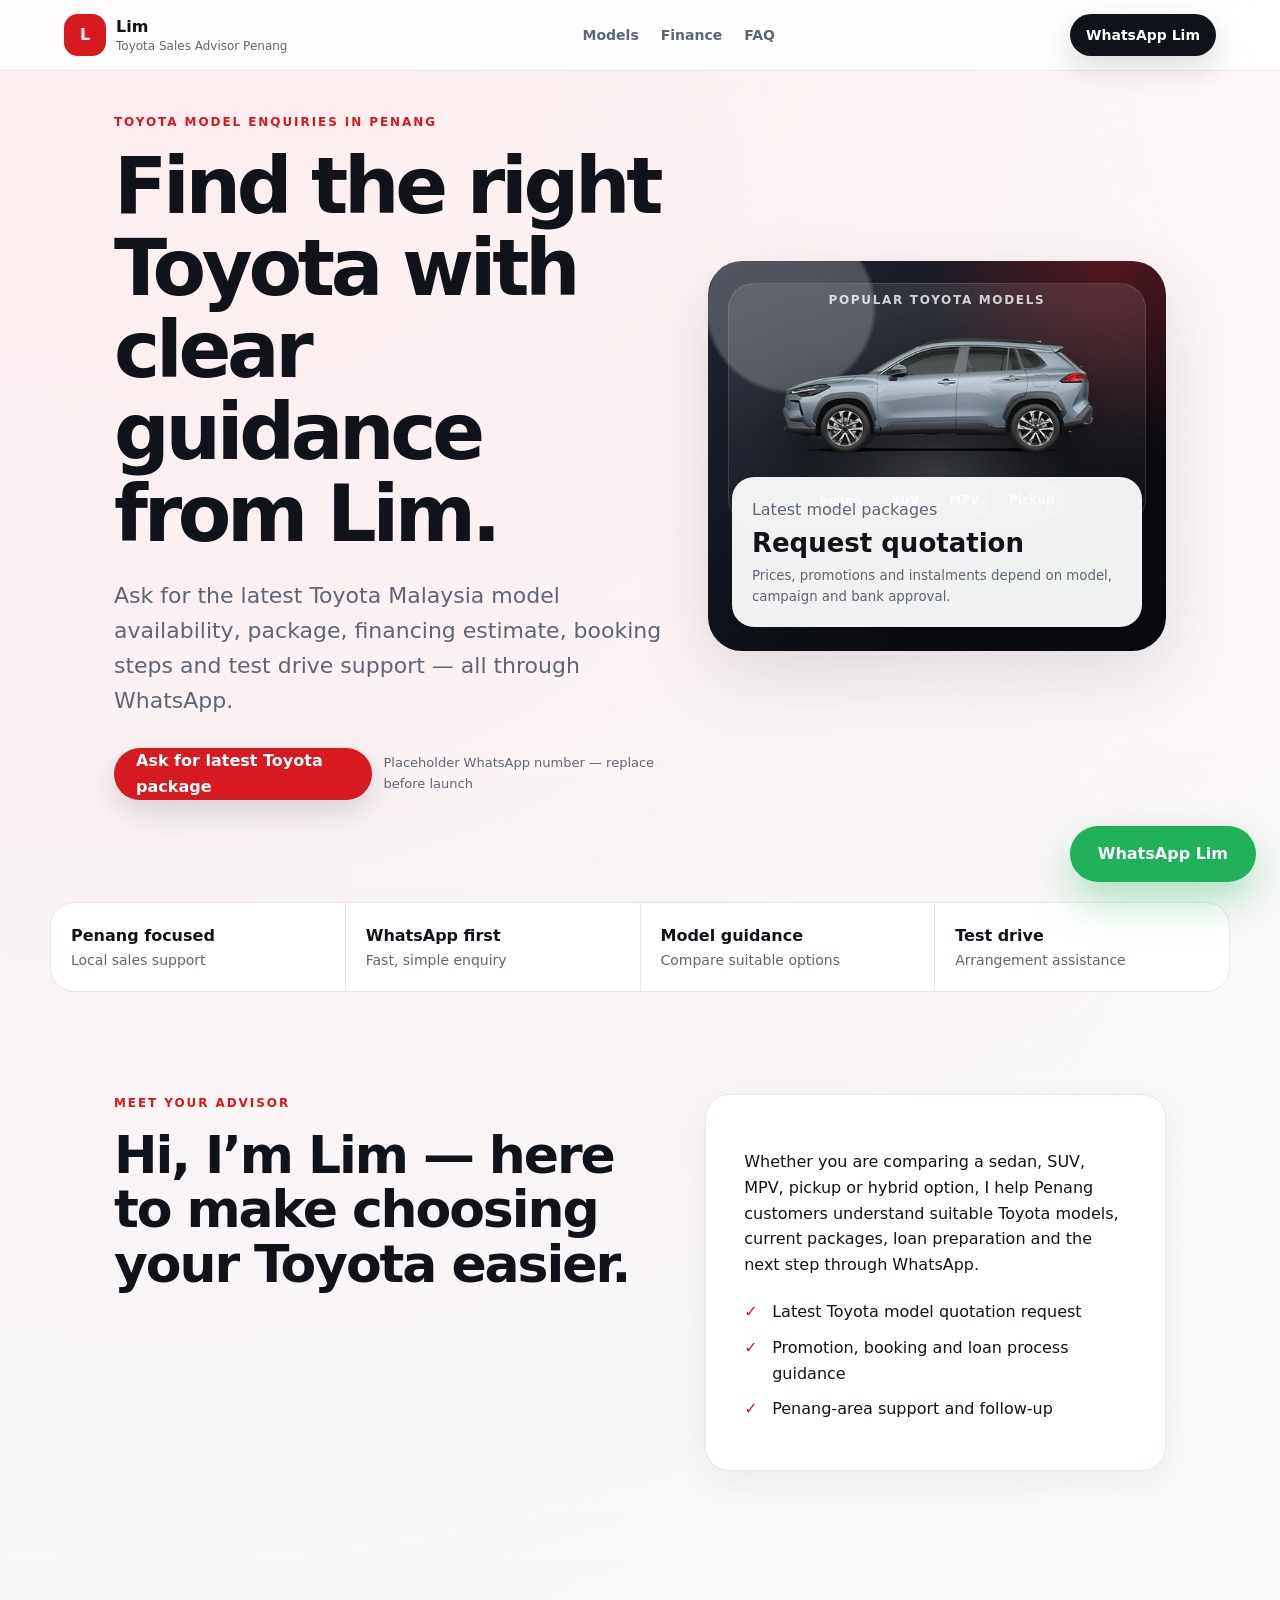
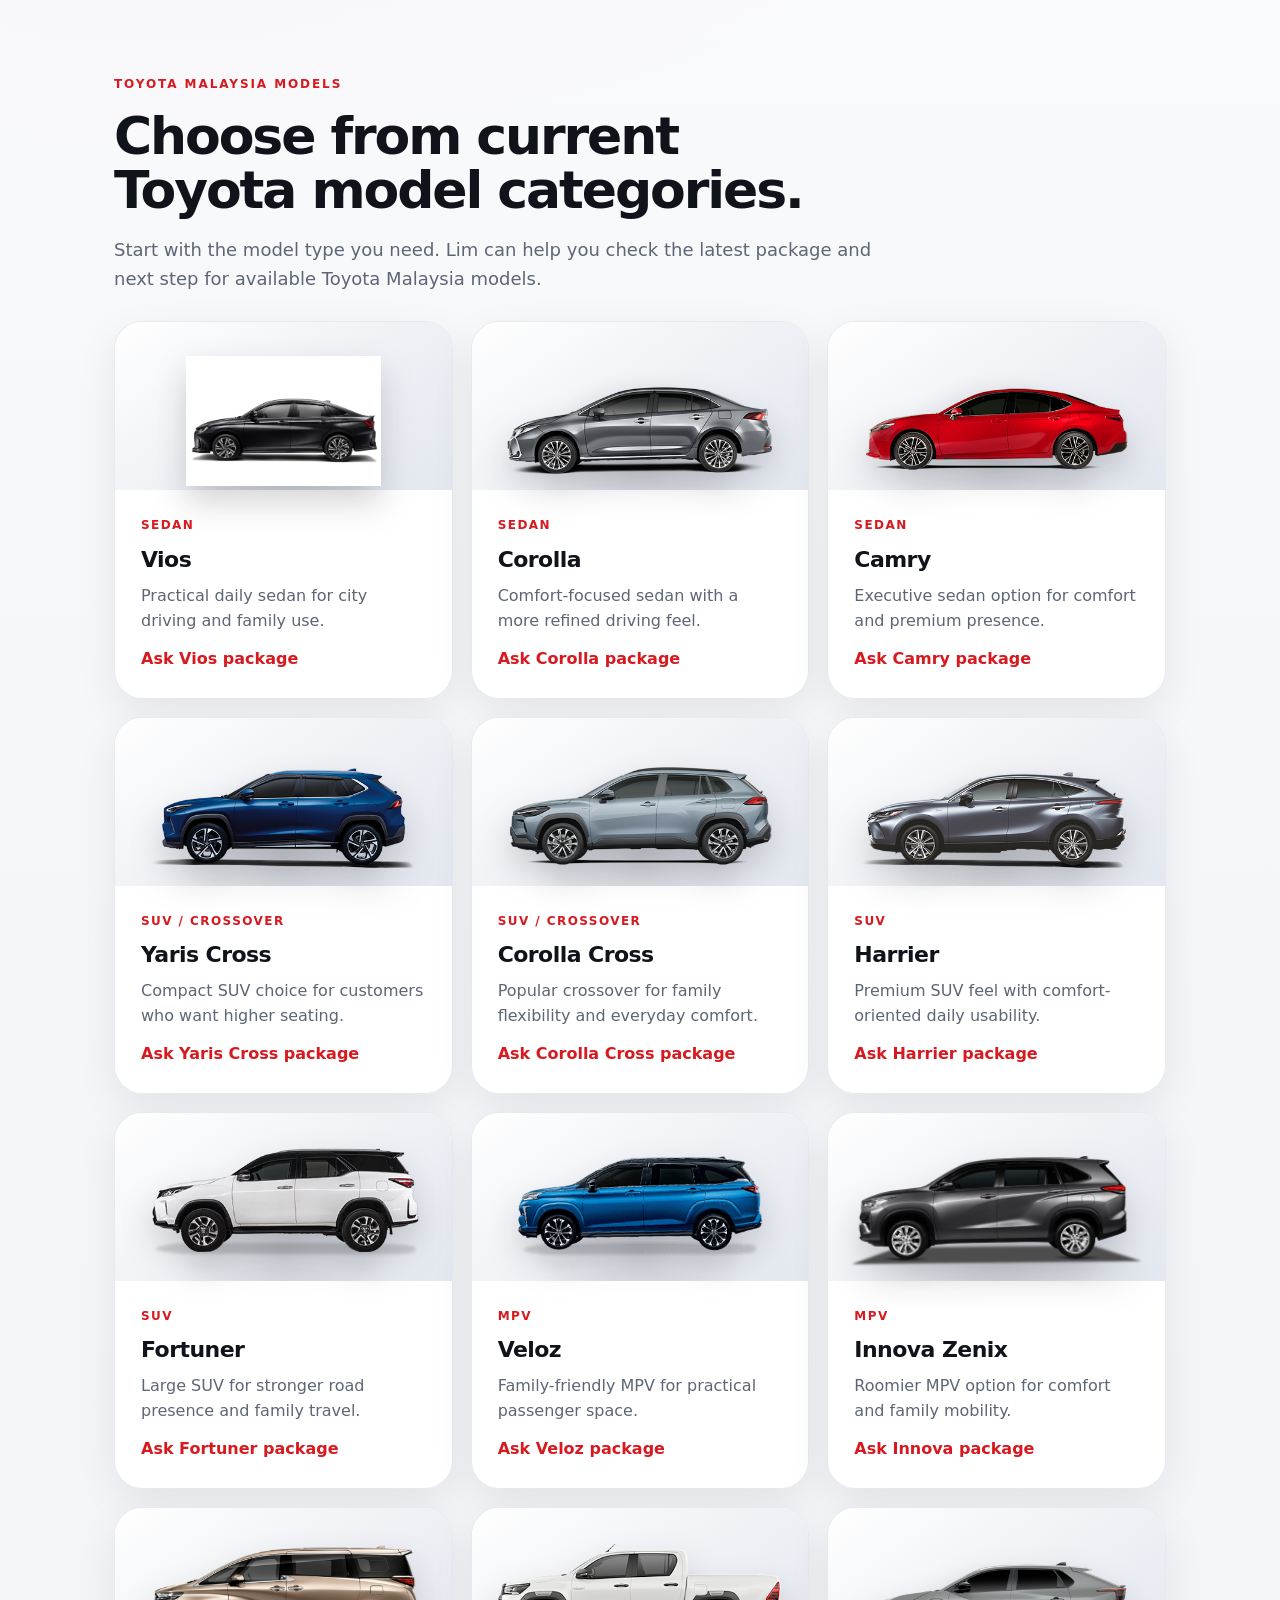
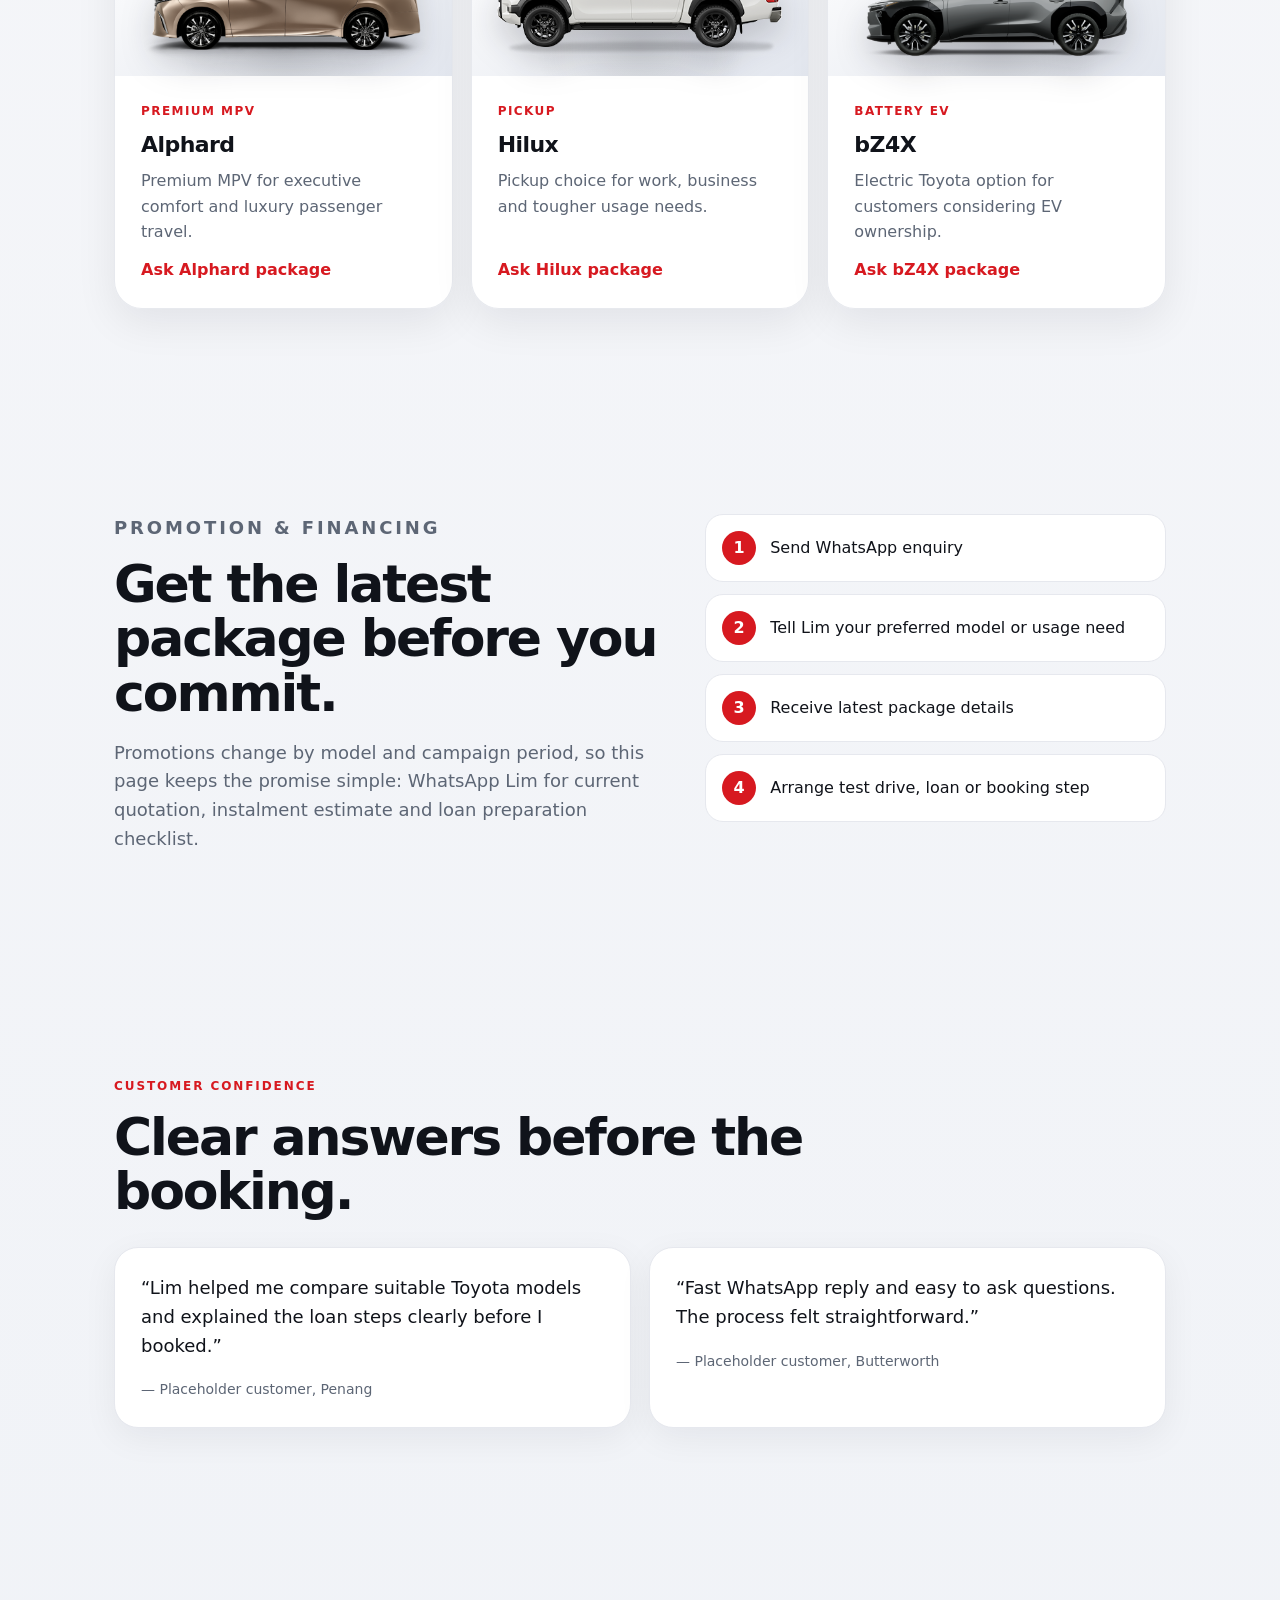
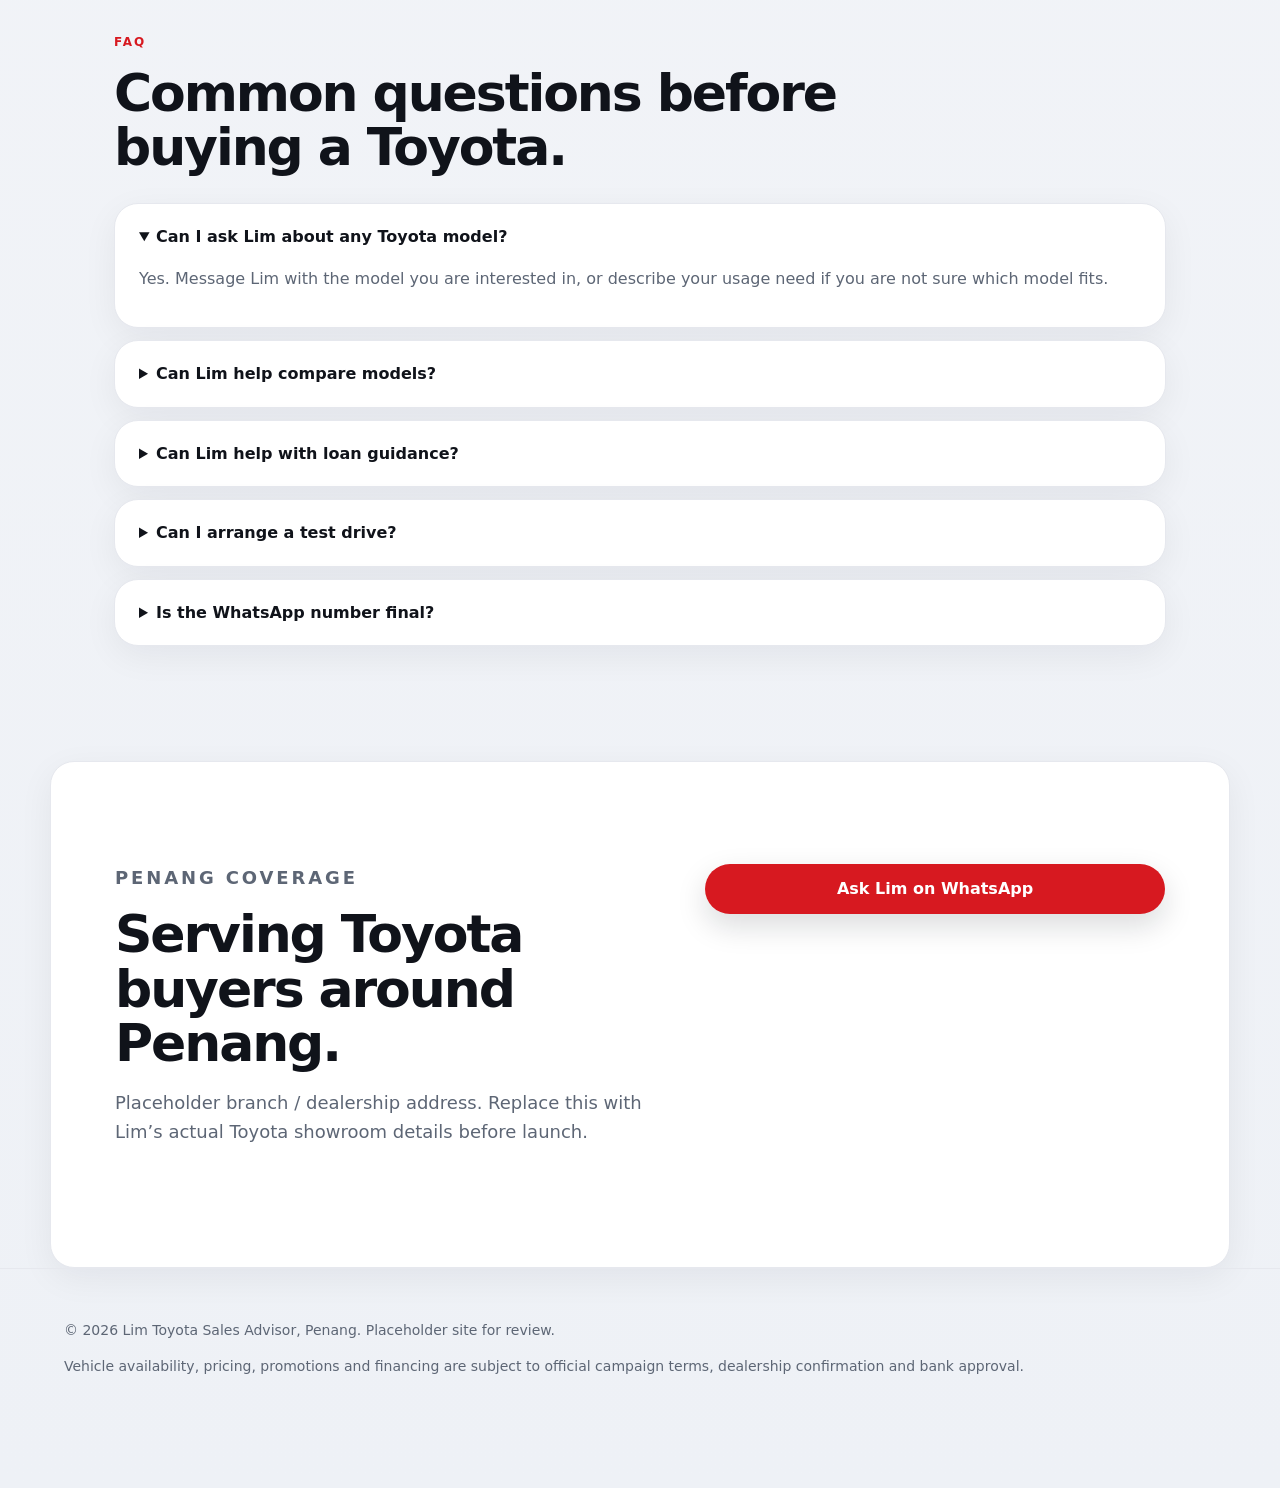
<file: design/index.html>
<!doctype html>
<html lang="en">
<head>
  <meta charset="utf-8" />
  <meta name="viewport" content="width=device-width, initial-scale=1" />
  <title>Toyota Cars Penang | Lim Toyota Sales Advisor</title>
  <meta name="description" content="Speak with Lim, a Toyota sales advisor in Penang, for Toyota Malaysia model enquiries, quotations, promotions, financing and test drive support." />
  <link rel="stylesheet" href="styles.css" />
</head>
<body>
  <header class="site-header">
    <a class="brand" href="#top" aria-label="Toyota cars Penang by Lim">
      <span class="brand-mark">L</span>
      <span><strong>Lim</strong><small>Toyota Sales Advisor Penang</small></span>
    </a>
    <nav aria-label="Main navigation">
      <a href="#models">Models</a>
      <a href="#finance">Finance</a>
      <a href="#faq">FAQ</a>
    </nav>
    <a class="btn btn-small" href="https://wa.me/60000000000?text=Hi%20Lim%2C%20I%20am%20interested%20in%20Toyota%20cars%20in%20Penang" target="_blank" rel="noopener">WhatsApp Lim</a>
  </header>

  <main id="top">
    <section class="hero section">
      <div class="hero-copy">
        <p class="eyebrow">Toyota model enquiries in Penang</p>
        <h1>Find the right Toyota with clear guidance from Lim.</h1>
        <p class="lead">Ask for the latest Toyota Malaysia model availability, package, financing estimate, booking steps and test drive support — all through WhatsApp.</p>
        <div class="hero-actions">
          <a class="btn btn-primary" href="https://wa.me/60000000000?text=Hi%20Lim%2C%20please%20send%20me%20the%20latest%20Toyota%20model%20packages%20in%20Penang" target="_blank" rel="noopener">Ask for latest Toyota package</a>
          <span class="response-note">Placeholder WhatsApp number — replace before launch</span>
        </div>
      </div>
      <div class="hero-card" aria-label="Toyota model highlight card">
        <div class="hero-showcase" aria-hidden="true">
          <p class="showcase-label">Popular Toyota models</p>
          <img src="assets/cars/corolla-cross.png" alt="">
          <div class="showcase-tags">
            <span>Sedan</span><span>SUV</span><span>MPV</span><span>Pickup</span>
          </div>
        </div>
        <div class="price-card">
          <span>Latest model packages</span>
          <strong>Request quotation</strong>
          <small>Prices, promotions and instalments depend on model, campaign and bank approval.</small>
        </div>
      </div>
    </section>

    <section class="trust-strip" aria-label="Trust highlights">
      <div><strong>Penang focused</strong><span>Local sales support</span></div>
      <div><strong>WhatsApp first</strong><span>Fast, simple enquiry</span></div>
      <div><strong>Model guidance</strong><span>Compare suitable options</span></div>
      <div><strong>Test drive</strong><span>Arrangement assistance</span></div>
    </section>

    <section id="about" class="section two-col">
      <div>
        <p class="eyebrow">Meet your advisor</p>
        <h2>Hi, I’m Lim — here to make choosing your Toyota easier.</h2>
      </div>
      <div class="panel">
        <p>Whether you are comparing a sedan, SUV, MPV, pickup or hybrid option, I help Penang customers understand suitable Toyota models, current packages, loan preparation and the next step through WhatsApp.</p>
        <ul class="check-list">
          <li>Latest Toyota model quotation request</li>
          <li>Promotion, booking and loan process guidance</li>
          <li>Penang-area support and follow-up</li>
        </ul>
      </div>
    </section>

    <section id="models" class="section model-section">
      <div class="section-heading">
        <p class="eyebrow">Toyota Malaysia models</p>
        <h2>Choose from current Toyota model categories.</h2>
        <p>Start with the model type you need. Lim can help you check the latest package and next step for available Toyota Malaysia models.</p>
      </div>
      <div class="model-grid">
        <article class="model-card">
          <img src="assets/cars/vios.jpg" alt="Toyota Vios" loading="lazy" />
          <span>Sedan</span><h3>Vios</h3><p>Practical daily sedan for city driving and family use.</p><a href="https://wa.me/60000000000?text=Hi%20Lim%2C%20I%20am%20interested%20in%20Toyota%20Vios" target="_blank" rel="noopener">Ask Vios package</a>
        </article>
        <article class="model-card">
          <img src="assets/cars/corolla.png" alt="Toyota Corolla" loading="lazy" />
          <span>Sedan</span><h3>Corolla</h3><p>Comfort-focused sedan with a more refined driving feel.</p><a href="https://wa.me/60000000000?text=Hi%20Lim%2C%20I%20am%20interested%20in%20Toyota%20Corolla" target="_blank" rel="noopener">Ask Corolla package</a>
        </article>
        <article class="model-card">
          <img src="assets/cars/camry.png" alt="Toyota Camry" loading="lazy" />
          <span>Sedan</span><h3>Camry</h3><p>Executive sedan option for comfort and premium presence.</p><a href="https://wa.me/60000000000?text=Hi%20Lim%2C%20I%20am%20interested%20in%20Toyota%20Camry" target="_blank" rel="noopener">Ask Camry package</a>
        </article>
        <article class="model-card">
          <img src="assets/cars/yaris-cross.png" alt="Toyota Yaris Cross" loading="lazy" />
          <span>SUV / Crossover</span><h3>Yaris Cross</h3><p>Compact SUV choice for customers who want higher seating.</p><a href="https://wa.me/60000000000?text=Hi%20Lim%2C%20I%20am%20interested%20in%20Toyota%20Yaris%20Cross" target="_blank" rel="noopener">Ask Yaris Cross package</a>
        </article>
        <article class="model-card">
          <img src="assets/cars/corolla-cross.png" alt="Toyota Corolla Cross" loading="lazy" />
          <span>SUV / Crossover</span><h3>Corolla Cross</h3><p>Popular crossover for family flexibility and everyday comfort.</p><a href="https://wa.me/60000000000?text=Hi%20Lim%2C%20I%20am%20interested%20in%20Toyota%20Corolla%20Cross" target="_blank" rel="noopener">Ask Corolla Cross package</a>
        </article>
        <article class="model-card">
          <img src="assets/cars/harrier.png" alt="Toyota Harrier" loading="lazy" />
          <span>SUV</span><h3>Harrier</h3><p>Premium SUV feel with comfort-oriented daily usability.</p><a href="https://wa.me/60000000000?text=Hi%20Lim%2C%20I%20am%20interested%20in%20Toyota%20Harrier" target="_blank" rel="noopener">Ask Harrier package</a>
        </article>
        <article class="model-card">
          <img src="assets/cars/fortuner.png" alt="Toyota Fortuner" loading="lazy" />
          <span>SUV</span><h3>Fortuner</h3><p>Large SUV for stronger road presence and family travel.</p><a href="https://wa.me/60000000000?text=Hi%20Lim%2C%20I%20am%20interested%20in%20Toyota%20Fortuner" target="_blank" rel="noopener">Ask Fortuner package</a>
        </article>
        <article class="model-card">
          <img src="assets/cars/veloz.png" alt="Toyota Veloz" loading="lazy" />
          <span>MPV</span><h3>Veloz</h3><p>Family-friendly MPV for practical passenger space.</p><a href="https://wa.me/60000000000?text=Hi%20Lim%2C%20I%20am%20interested%20in%20Toyota%20Veloz" target="_blank" rel="noopener">Ask Veloz package</a>
        </article>
        <article class="model-card">
          <img src="assets/cars/innova-zenix.png" alt="Toyota Innova Zenix" loading="lazy" />
          <span>MPV</span><h3>Innova Zenix</h3><p>Roomier MPV option for comfort and family mobility.</p><a href="https://wa.me/60000000000?text=Hi%20Lim%2C%20I%20am%20interested%20in%20Toyota%20Innova%20Zenix" target="_blank" rel="noopener">Ask Innova package</a>
        </article>
        <article class="model-card">
          <img src="assets/cars/alphard.png" alt="Toyota Alphard" loading="lazy" />
          <span>Premium MPV</span><h3>Alphard</h3><p>Premium MPV for executive comfort and luxury passenger travel.</p><a href="https://wa.me/60000000000?text=Hi%20Lim%2C%20I%20am%20interested%20in%20Toyota%20Alphard" target="_blank" rel="noopener">Ask Alphard package</a>
        </article>
        <article class="model-card">
          <img src="assets/cars/hilux.png" alt="Toyota Hilux" loading="lazy" />
          <span>Pickup</span><h3>Hilux</h3><p>Pickup choice for work, business and tougher usage needs.</p><a href="https://wa.me/60000000000?text=Hi%20Lim%2C%20I%20am%20interested%20in%20Toyota%20Hilux" target="_blank" rel="noopener">Ask Hilux package</a>
        </article>
        <article class="model-card">
          <img src="assets/cars/bz4x.png" alt="Toyota bZ4X" loading="lazy" />
          <span>Battery EV</span><h3>bZ4X</h3><p>Electric Toyota option for customers considering EV ownership.</p><a href="https://wa.me/60000000000?text=Hi%20Lim%2C%20I%20am%20interested%20in%20Toyota%20bZ4X" target="_blank" rel="noopener">Ask bZ4X package</a>
        </article>
      </div>
    </section>

    <section id="finance" class="section finance">
      <div>
        <p class="eyebrow">Promotion & financing</p>
        <h2>Get the latest package before you commit.</h2>
        <p>Promotions change by model and campaign period, so this page keeps the promise simple: WhatsApp Lim for current quotation, instalment estimate and loan preparation checklist.</p>
      </div>
      <div class="steps">
        <div><strong>1</strong><span>Send WhatsApp enquiry</span></div>
        <div><strong>2</strong><span>Tell Lim your preferred model or usage need</span></div>
        <div><strong>3</strong><span>Receive latest package details</span></div>
        <div><strong>4</strong><span>Arrange test drive, loan or booking step</span></div>
      </div>
    </section>

    <section class="section testimonials">
      <div class="section-heading">
        <p class="eyebrow">Customer confidence</p>
        <h2>Clear answers before the booking.</h2>
      </div>
      <div class="quote-grid">
        <blockquote>“Lim helped me compare suitable Toyota models and explained the loan steps clearly before I booked.” <cite>— Placeholder customer, Penang</cite></blockquote>
        <blockquote>“Fast WhatsApp reply and easy to ask questions. The process felt straightforward.” <cite>— Placeholder customer, Butterworth</cite></blockquote>
      </div>
    </section>

    <section id="faq" class="section faq">
      <div class="section-heading">
        <p class="eyebrow">FAQ</p>
        <h2>Common questions before buying a Toyota.</h2>
      </div>
      <details open><summary>Can I ask Lim about any Toyota model?</summary><p>Yes. Message Lim with the model you are interested in, or describe your usage need if you are not sure which model fits.</p></details>
      <details><summary>Can Lim help compare models?</summary><p>Yes. Lim can help explain suitable options by category, budget, family size, driving needs and current availability.</p></details>
      <details><summary>Can Lim help with loan guidance?</summary><p>Yes. Lim can explain basic document preparation and next steps. Final approval depends on bank assessment.</p></details>
      <details><summary>Can I arrange a test drive?</summary><p>Yes, test drive arrangements can be discussed through WhatsApp based on model and branch availability.</p></details>
      <details><summary>Is the WhatsApp number final?</summary><p>No. The current number is a placeholder and must be replaced before public launch.</p></details>
    </section>

    <section class="section location">
      <div>
        <p class="eyebrow">Penang coverage</p>
        <h2>Serving Toyota buyers around Penang.</h2>
        <p>Placeholder branch / dealership address. Replace this with Lim’s actual Toyota showroom details before launch.</p>
      </div>
      <a class="btn btn-primary" href="https://wa.me/60000000000?text=Hi%20Lim%2C%20where%20is%20your%20Toyota%20showroom%20in%20Penang%3F" target="_blank" rel="noopener">Ask Lim on WhatsApp</a>
    </section>
  </main>

  <footer class="site-footer">
    <p>© 2026 Lim Toyota Sales Advisor, Penang. Placeholder site for review.</p>
    <p>Vehicle availability, pricing, promotions and financing are subject to official campaign terms, dealership confirmation and bank approval.</p>
  </footer>

  <a class="sticky-whatsapp" href="https://wa.me/60000000000?text=Hi%20Lim%2C%20I%20want%20to%20know%20more%20about%20Toyota%20models%20in%20Penang" target="_blank" rel="noopener">WhatsApp Lim</a>
</body>
</html>
</file>
<file: design-b/styles.css>
:root {
  --bg: #080809;
  --bg-soft: #111214;
  --panel: #121316;
  --panel-2: #17191d;
  --line: rgba(255, 255, 255, 0.1);
  --line-soft: rgba(255, 255, 255, 0.06);
  --text: #f7f4ef;
  --muted: #b8b0a3;
  --muted-2: #8b8378;
  --gold: #c9a84c;
  --gold-dark: #a8862d;
  --wa: #25d366;
  --radius-lg: 28px;
  --radius-md: 18px;
  --radius-sm: 8px;
  --shadow-xl: 0 30px 80px rgba(0, 0, 0, 0.42);
  --shadow-lg: 0 22px 54px rgba(0, 0, 0, 0.34);
}

* { box-sizing: border-box; }
html { scroll-behavior: smooth; }
body {
  margin: 0;
  font-family: Inter, ui-sans-serif, system-ui, -apple-system, BlinkMacSystemFont, "Segoe UI", sans-serif;
  color: var(--text);
  background:
    radial-gradient(circle at top right, rgba(201,168,76,.12), transparent 24%),
    radial-gradient(circle at top left, rgba(255,255,255,.05), transparent 18%),
    linear-gradient(180deg, #0a0b0d 0%, #050506 100%);
  line-height: 1.6;
}
a { color: inherit; text-decoration: none; }
img { max-width: 100%; display: block; }

.skip-link {
  position: absolute;
  left: -9999px;
  top: auto;
  width: 1px;
  height: 1px;
  overflow: hidden;
}
.skip-link:focus {
  position: fixed;
  left: 16px;
  top: 16px;
  z-index: 999;
  width: auto;
  height: auto;
  padding: 12px 18px;
  border-radius: 999px;
  background: var(--gold);
  color: #111;
  font-weight: 800;
  overflow: visible;
}
:focus-visible {
  outline: 2px solid var(--gold);
  outline-offset: 2px;
}

.site-header {
  position: sticky;
  top: 0;
  z-index: 50;
  display: flex;
  align-items: center;
  justify-content: space-between;
  gap: 18px;
  padding: 14px clamp(16px, 4vw, 44px);
  background: rgba(8, 8, 9, 0.88);
  backdrop-filter: blur(16px);
  border-bottom: 1px solid var(--line-soft);
}
.brand {
  display: inline-flex;
  align-items: center;
  gap: 12px;
  min-width: 0;
}
.brand-mark {
  display: grid;
  place-items: center;
  width: 42px;
  height: 42px;
  border-radius: 14px;
  background: linear-gradient(135deg, #d6ba6b, #8b6a22);
  color: #111;
  font-weight: 900;
  box-shadow: inset 0 1px 0 rgba(255,255,255,.35);
}
.brand-copy strong {
  display: block;
  font-size: 15px;
  letter-spacing: .02em;
}
.brand-copy small {
  display: block;
  font-size: 12px;
  color: var(--muted);
}
nav {
  display: none;
  gap: 24px;
}
nav a {
  color: var(--muted);
  font-size: 14px;
  font-weight: 700;
}
nav a:hover { color: var(--text); }
.header-cta {
  display: inline-flex;
  align-items: center;
  justify-content: center;
  min-height: 42px;
  padding: 0 18px;
  border-radius: 999px;
  background: var(--gold);
  color: #111;
  font-size: 14px;
  font-weight: 800;
  white-space: nowrap;
}

.section {
  width: min(1240px, calc(100% - 32px));
  margin: 0 auto;
  padding: clamp(52px, 8vw, 110px) 0;
}
.eyebrow {
  margin: 0 0 14px;
  color: var(--gold);
  font-size: 12px;
  font-weight: 800;
  text-transform: uppercase;
  letter-spacing: .2em;
}
h1, h2, h3, strong { margin: 0; }
h1, h2 {
  font-family: "Playfair Display", Georgia, serif;
  font-weight: 700;
  letter-spacing: -.03em;
  line-height: .98;
}
h1 { font-size: clamp(42px, 9vw, 92px); max-width: 720px; }
h2 { font-size: clamp(30px, 6vw, 58px); max-width: 720px; }
h3 {
  font-size: 24px;
  line-height: 1.1;
}
.lead,
.section-heading p:not(.eyebrow),
.final-cta p,
.hero-note,
details p,
.site-footer p,
.advisor-card p,
.proof-grid p,
.trust-band p,
.process-grid p,
.model-copy p {
  color: var(--muted);
}
.lead {
  font-size: clamp(18px, 2vw, 22px);
  max-width: 620px;
  margin: 24px 0 0;
}
.hero-note,
.site-footer p { font-size: 14px; }

.hero {
  display: grid;
  gap: 32px;
  padding-top: 34px;
}
.hero-copy {
  display: flex;
  flex-direction: column;
  justify-content: center;
}
.hero-pills {
  display: flex;
  flex-wrap: wrap;
  gap: 10px;
  margin-top: 24px;
}
.hero-pills span {
  display: inline-flex;
  align-items: center;
  min-height: 34px;
  padding: 0 12px;
  border-radius: 999px;
  border: 1px solid rgba(255,255,255,.12);
  background: rgba(255,255,255,.03);
  color: var(--muted);
  font-size: 12px;
  font-weight: 700;
  letter-spacing: .08em;
  text-transform: uppercase;
}
.hero-actions {
  display: flex;
  flex-direction: column;
  gap: 12px;
  margin-top: 30px;
  align-items: flex-start;
}
.btn {
  display: inline-flex;
  align-items: center;
  justify-content: center;
  min-height: 52px;
  padding: 0 22px;
  border-radius: var(--radius-sm);
  border: 1px solid transparent;
  font-size: 15px;
  font-weight: 800;
  transition: transform .16s ease, border-color .16s ease, background .16s ease;
}
.btn:hover { transform: translateY(-1px); }
.btn-primary {
  background: var(--gold);
  color: #111;
  box-shadow: 0 16px 30px rgba(201,168,76,.18);
}
.btn-secondary {
  background: transparent;
  color: var(--text);
  border-color: rgba(255,255,255,.2);
}

.hero-stage {
  position: relative;
  overflow: hidden;
  border-radius: var(--radius-lg);
  min-height: 520px;
  padding: clamp(24px, 4vw, 38px);
  background:
    radial-gradient(circle at 80% 10%, rgba(201,168,76,.28), transparent 26%),
    linear-gradient(160deg, #15181d 0%, #0a0b0d 52%, #050506 100%);
  border: 1px solid var(--line);
  box-shadow: var(--shadow-xl);
}
.hero-stage::after {
  content: "";
  position: absolute;
  inset: auto -8% 18% -8%;
  height: 180px;
  background: radial-gradient(ellipse at center, rgba(255,255,255,.12), transparent 60%);
  pointer-events: none;
}
.hero-stage::before {
  content: "";
  position: absolute;
  inset: 0;
  background: linear-gradient(125deg, rgba(255,255,255,.04), transparent 26%, transparent 68%, rgba(201,168,76,.08));
  pointer-events: none;
}
.stage-copy {
  position: relative;
  z-index: 2;
  max-width: 420px;
}
.stage-label {
  display: inline-flex;
  margin-bottom: 14px;
  padding: 6px 10px;
  border: 1px solid rgba(255,255,255,.16);
  border-radius: 999px;
  color: var(--gold);
  font-size: 11px;
  font-weight: 800;
  letter-spacing: .18em;
  text-transform: uppercase;
}
.stage-copy h2 {
  font-size: clamp(28px, 4vw, 44px);
  max-width: 420px;
}
.hero-car-wrap {
  position: absolute;
  right: clamp(10px, 3vw, 18px);
  bottom: 112px;
  width: min(64%, 560px);
  z-index: 1;
}
.hero-car {
  width: 100%;
  object-fit: contain;
  filter: drop-shadow(0 32px 32px rgba(0,0,0,.45));
}
.hero-metrics {
  position: absolute;
  left: clamp(18px, 3vw, 28px);
  right: clamp(18px, 3vw, 28px);
  bottom: 20px;
  z-index: 2;
  display: grid;
  gap: 12px;
}
.hero-aside {
  position: absolute;
  top: 28px;
  right: 24px;
  z-index: 2;
  width: min(220px, 42%);
  padding: 16px;
  border-radius: 16px;
  border: 1px solid rgba(255,255,255,.1);
  background: rgba(8,8,9,.42);
  backdrop-filter: blur(12px);
}
.hero-aside-label {
  margin: 0 0 8px;
  color: var(--gold);
  font-size: 11px;
  font-weight: 800;
  letter-spacing: .16em;
  text-transform: uppercase;
}
.hero-aside strong {
  display: block;
  font-size: 16px;
  line-height: 1.25;
}
.hero-aside p:last-child {
  margin: 8px 0 0;
  font-size: 13px;
}
.hero-metrics div {
  padding: 16px 18px;
  border-radius: 16px;
  background: rgba(255,255,255,.04);
  border: 1px solid rgba(255,255,255,.08);
  backdrop-filter: blur(6px);
}
.hero-metrics strong {
  display: block;
  font-size: 15px;
}
.hero-metrics span {
  display: block;
  margin-top: 4px;
  font-size: 13px;
  color: var(--muted);
}

.trust-band {
  display: grid;
  gap: 14px;
}
.trust-band article,
.advisor-card,
.model-card,
.process-grid article,
.proof-grid article,
details,
.final-cta {
  background: linear-gradient(180deg, rgba(255,255,255,.02), rgba(255,255,255,.015));
  border: 1px solid var(--line-soft);
  box-shadow: var(--shadow-lg);
}
.trust-band article {
  padding: 22px;
  border-radius: 18px;
}
.band-kicker {
  display: inline-block;
  margin-bottom: 12px;
  font-size: 12px;
  font-weight: 900;
  color: var(--gold);
  letter-spacing: .18em;
}
.trust-band strong {
  display: block;
  font-size: 22px;
  line-height: 1.08;
}
.trust-band p {
  margin: 10px 0 0;
}

.section-heading { margin-bottom: 28px; }
.section-heading.narrow { max-width: 780px; }
.advisor-card {
  display: grid;
  gap: 22px;
  padding: clamp(24px, 4vw, 36px);
  border-radius: 24px;
}
.advisor-visual {
  display: flex;
  flex-direction: column;
  align-items: flex-start;
  gap: 12px;
}
.advisor-visual span {
  color: var(--muted-2);
  font-size: 12px;
  letter-spacing: .08em;
  text-transform: uppercase;
}
.advisor-avatar {
  display: grid;
  place-items: center;
  width: 84px;
  height: 84px;
  border-radius: 50%;
  background: linear-gradient(135deg, #d6ba6b, #88661f);
  color: #101010;
  font-size: 34px;
  font-weight: 900;
}
.advisor-list {
  display: grid;
  gap: 10px;
  margin: 22px 0 0;
  padding: 0;
  list-style: none;
}
.advisor-list li {
  padding-left: 24px;
  position: relative;
}
.advisor-list li::before {
  content: "•";
  position: absolute;
  left: 0;
  color: var(--gold);
  font-size: 18px;
  line-height: 1;
}
.advisor-trust {
  display: flex;
  flex-wrap: wrap;
  gap: 10px;
  margin-top: 22px;
}
.advisor-trust span {
  display: inline-flex;
  align-items: center;
  min-height: 34px;
  padding: 0 12px;
  border-radius: 999px;
  background: rgba(255,255,255,.03);
  border: 1px solid rgba(255,255,255,.08);
  color: var(--muted);
  font-size: 12px;
  font-weight: 700;
}

.models-section { overflow: hidden; }
.model-rail {
  display: grid;
  grid-auto-flow: column;
  grid-auto-columns: minmax(282px, 82vw);
  gap: 16px;
  overflow-x: auto;
  padding-bottom: 10px;
  scroll-snap-type: x proximity;
}
.model-rail::-webkit-scrollbar { height: 10px; }
.model-rail::-webkit-scrollbar-thumb {
  background: rgba(255,255,255,.14);
  border-radius: 999px;
}
.model-card {
  position: relative;
  overflow: hidden;
  display: flex;
  flex-direction: column;
  min-height: 420px;
  border-radius: 22px;
  scroll-snap-align: start;
}
.model-card::before {
  content: "";
  position: absolute;
  inset: 0;
  background: linear-gradient(180deg, rgba(255,255,255,.04), transparent 28%);
  pointer-events: none;
}
.model-card img {
  width: calc(100% - 24px);
  height: 200px;
  margin: 14px auto 0;
  object-fit: contain;
  filter: drop-shadow(0 18px 22px rgba(0,0,0,.4));
}
.model-copy {
  display: flex;
  flex-direction: column;
  gap: 10px;
  padding: 20px 20px 22px;
  margin-top: auto;
}
.model-meta {
  display: flex;
  flex-wrap: wrap;
  gap: 8px;
}
.model-meta span {
  display: inline-flex;
  align-items: center;
  min-height: 28px;
  padding: 0 10px;
  border-radius: 999px;
  background: rgba(255,255,255,.04);
  border: 1px solid rgba(255,255,255,.08);
  color: var(--muted);
  font-size: 11px;
  font-weight: 700;
  letter-spacing: .06em;
  text-transform: uppercase;
}
.model-type {
  display: inline-flex;
  align-self: flex-start;
  margin: 18px 18px 0;
  padding: 6px 10px;
  border-radius: 999px;
  background: rgba(201,168,76,.13);
  color: var(--gold);
  font-size: 11px;
  font-weight: 800;
  letter-spacing: .14em;
  text-transform: uppercase;
}
.model-copy a {
  margin-top: auto;
  color: var(--gold);
  font-weight: 800;
}
.model-card-featured {
  border-color: rgba(201,168,76,.28);
  background:
    radial-gradient(circle at top right, rgba(201,168,76,.15), transparent 24%),
    linear-gradient(180deg, rgba(255,255,255,.05), rgba(255,255,255,.02));
}

.process-grid,
.proof-grid {
  display: grid;
  gap: 16px;
}
.process-grid article,
.proof-grid article {
  padding: 22px;
  border-radius: 20px;
}
.process-grid span {
  display: inline-flex;
  margin-bottom: 12px;
  color: var(--gold);
  font-size: 13px;
  font-weight: 900;
  letter-spacing: .18em;
}
.process-grid h3,
.proof-grid strong {
  display: block;
  margin-bottom: 8px;
}
.process-cta {
  margin-top: 22px;
}

.faq-section details {
  margin-bottom: 12px;
  padding: 20px 22px;
  border-radius: 18px;
}
.faq-section summary {
  cursor: pointer;
  font-weight: 800;
  list-style: none;
}
.faq-section summary::-webkit-details-marker { display: none; }
.faq-section p { margin: 14px 0 0; }

.final-cta {
  display: grid;
  gap: 18px;
  align-items: center;
  padding: clamp(24px, 5vw, 40px);
  border-radius: 28px;
}
.site-footer {
  padding: 34px 16px 98px;
  text-align: center;
  border-top: 1px solid var(--line-soft);
}
.sticky-whatsapp {
  position: fixed;
  left: 16px;
  right: 16px;
  bottom: 16px;
  z-index: 40;
  display: flex;
  align-items: center;
  justify-content: center;
  min-height: 56px;
  border-radius: 999px;
  background: var(--wa);
  color: #08110a;
  font-weight: 900;
  box-shadow: 0 24px 40px rgba(37,211,102,.28);
}

@media (min-width: 760px) {
  nav { display: flex; }
  .hero {
    grid-template-columns: minmax(0, .95fr) minmax(0, 1.05fr);
    align-items: center;
  }
  .hero-actions { flex-direction: row; flex-wrap: wrap; }
  .trust-band {
    grid-template-columns: repeat(3, 1fr);
  }
  .advisor-card {
    grid-template-columns: 160px 1fr;
    align-items: start;
  }
  .process-grid,
  .proof-grid {
    grid-template-columns: repeat(3, 1fr);
  }
  .final-cta {
    grid-template-columns: 1.2fr auto;
  }
  .site-footer { padding-bottom: 36px; }
  .sticky-whatsapp {
    left: auto;
    right: 24px;
    width: auto;
    padding: 0 28px;
  }
}

@media (max-width: 759px) {
  .site-header {
    padding: 12px 16px;
    gap: 10px;
  }
  .brand-copy strong { font-size: 14px; }
  .brand-copy small { font-size: 11px; }
  .header-cta {
    font-size: 13px;
    padding: 0 14px;
  }
  .hero-stage {
    min-height: 560px;
  }
  .hero-car-wrap {
    width: 88%;
    right: 6%;
    bottom: 146px;
  }
  .hero-metrics {
    left: 16px;
    right: 16px;
  }
  .hero-aside {
    top: auto;
    right: 16px;
    left: 16px;
    bottom: 228px;
    width: auto;
  }
}

@media (max-width: 520px) {
  nav,
  .header-cta { display: none; }
  .section {
    width: min(1240px, calc(100% - 24px));
  }
  .hero-stage {
    min-height: 620px;
    padding: 20px;
  }
  .hero-car-wrap {
    width: 94%;
    right: 3%;
    bottom: 180px;
  }
  .hero-aside {
    bottom: 274px;
  }
  .model-rail {
    grid-auto-columns: minmax(264px, 86vw);
  }
}
</file>
<file: design/styles.css>
:root {
  --red: #d71920;
  --red-dark: #9f1016;
  --ink: #10131a;
  --muted: #5d6675;
  --line: #e6e8ee;
  --soft: #f6f7f9;
  --white: #ffffff;
  --shadow: 0 24px 70px rgba(16, 19, 26, .12);
  --radius: 24px;
}

* { box-sizing: border-box; }
html { scroll-behavior: smooth; }
body {
  margin: 0;
  font-family: Inter, ui-sans-serif, system-ui, -apple-system, BlinkMacSystemFont, "Segoe UI", sans-serif;
  color: var(--ink);
  background:
    radial-gradient(circle at 12% 0%, rgba(215,25,32,.08), transparent 28%),
    linear-gradient(180deg, #fff 0%, #f5f6f9 42%, #eef1f6 100%);
  line-height: 1.6;
}
a { color: inherit; text-decoration: none; }

.site-header {
  position: sticky;
  top: 0;
  z-index: 20;
  display: flex;
  align-items: center;
  justify-content: space-between;
  gap: 18px;
  padding: 14px clamp(18px, 5vw, 64px);
  background: rgba(255,255,255,.88);
  backdrop-filter: blur(16px);
  border-bottom: 1px solid var(--line);
}
.brand { display: flex; align-items: center; gap: 10px; }
.brand-mark {
  display: grid; place-items: center;
  width: 42px; height: 42px;
  border-radius: 14px;
  color: #fff;
  background: var(--red);
  font-weight: 800;
}
.brand small { display: block; color: var(--muted); font-size: 12px; margin-top: -3px; }
nav { display: none; gap: 22px; color: var(--muted); font-weight: 700; font-size: 14px; }
nav a:hover { color: var(--red); }

.section { padding: clamp(54px, 8vw, 110px) clamp(18px, 5vw, 64px); max-width: 1180px; margin: 0 auto; }
.hero { display: grid; gap: 34px; align-items: center; padding-top: 42px; }
.eyebrow { color: var(--red); text-transform: uppercase; letter-spacing: .16em; font-size: 12px; font-weight: 850; margin: 0 0 14px; }
h1, h2, h3 { line-height: 1.05; margin: 0; }
h1 { font-size: clamp(38px, 8vw, 78px); letter-spacing: -.055em; max-width: 760px; }
h2 { font-size: clamp(29px, 5vw, 52px); letter-spacing: -.04em; }
h3 { font-size: 22px; letter-spacing: -.025em; }
.lead { color: var(--muted); font-size: clamp(18px, 2vw, 22px); max-width: 650px; margin: 22px 0 0; }
.hero-actions { display: flex; flex-direction: column; gap: 12px; margin-top: 30px; align-items: flex-start; }
.response-note { color: var(--muted); font-size: 13px; }
.btn {
  display: inline-flex; align-items: center; justify-content: center;
  min-height: 50px; padding: 0 22px;
  border-radius: 999px;
  background: var(--ink); color: var(--white);
  font-weight: 850;
  box-shadow: 0 12px 30px rgba(16,19,26,.15);
}
.btn-primary { background: var(--red); }
.btn:hover { transform: translateY(-1px); }
.btn-small { min-height: 42px; padding-inline: 16px; font-size: 14px; }

.hero-card {
  position: relative;
  min-height: 390px;
  border-radius: 34px;
  background:
    radial-gradient(circle at 18% 12%, rgba(255,255,255,.22) 0 16%, transparent 17%),
    radial-gradient(circle at 88% 0%, rgba(215,25,32,.32), transparent 34%),
    linear-gradient(145deg, #202633, #080a0f 72%);
  overflow: hidden;
  box-shadow: var(--shadow);
  padding: 28px;
}
.hero-showcase {
  position: absolute;
  inset: 22px 20px 126px;
  display: flex;
  flex-direction: column;
  justify-content: center;
  align-items: center;
  gap: 10px;
  border-radius: 26px;
  background:
    radial-gradient(ellipse at 50% 78%, rgba(255,255,255,.16), transparent 45%),
    linear-gradient(180deg, rgba(255,255,255,.10), rgba(255,255,255,.03));
  border: 1px solid rgba(255,255,255,.12);
}
.showcase-label {
  margin: 0;
  color: rgba(255,255,255,.78);
  font-size: 12px;
  font-weight: 850;
  letter-spacing: .14em;
  text-transform: uppercase;
}
.hero-showcase img {
  width: min(92%, 420px);
  max-height: 154px;
  object-fit: contain;
  filter: drop-shadow(0 24px 26px rgba(0,0,0,.38));
}
.showcase-tags {
  display: flex;
  flex-wrap: wrap;
  justify-content: center;
  gap: 8px;
}
.showcase-tags span {
  padding: 6px 10px;
  border-radius: 999px;
  color: rgba(255,255,255,.88);
  background: rgba(255,255,255,.10);
  border: 1px solid rgba(255,255,255,.12);
  font-size: 12px;
  font-weight: 800;
}
.price-card {
  position: absolute; left: 24px; right: 24px; bottom: 24px;
  padding: 20px;
  border-radius: 22px;
  background: rgba(255,255,255,.94);
}
.price-card span, .price-card small { color: var(--muted); display: block; }
.price-card strong { display: block; font-size: 26px; }

.trust-strip {
  display: grid;
  grid-template-columns: repeat(2, 1fr);
  gap: 1px;
  margin: 0 clamp(18px, 5vw, 64px);
  border: 1px solid var(--line);
  border-radius: var(--radius);
  overflow: hidden;
  background: var(--line);
  max-width: 1180px;
}
.trust-strip div { background: var(--white); padding: 20px; }
.trust-strip strong, .trust-strip span { display: block; }
.trust-strip span { color: var(--muted); font-size: 14px; }

.two-col, .finance, .location { display: grid; gap: 28px; align-items: start; }
.panel, .feature-card, blockquote, details, .location {
  background: var(--white);
  border: 1px solid var(--line);
  border-radius: var(--radius);
  box-shadow: 0 10px 35px rgba(16,19,26,.06);
}
.panel { padding: clamp(24px, 4vw, 38px); }
.check-list { padding: 0; margin: 22px 0 0; list-style: none; }
.check-list li { margin: 10px 0; padding-left: 28px; position: relative; }
.check-list li:before { content: "✓"; position: absolute; left: 0; color: var(--red); font-weight: 900; }

.section-heading { max-width: 760px; margin-bottom: 28px; }
.section-heading p:not(.eyebrow), .finance p, .location p { color: var(--muted); font-size: 18px; }
.feature-grid, .model-grid, .quote-grid { display: grid; gap: 18px; }
.feature-card, .model-card { padding: 26px; }
.model-card {
  position: relative;
  background: rgba(255,255,255,.94);
  border: 1px solid rgba(230,232,238,.95);
  border-radius: 28px;
  box-shadow: 0 14px 42px rgba(16,19,26,.075);
  display: flex;
  flex-direction: column;
  gap: 12px;
  overflow: hidden;
}
.model-card::before {
  content: "";
  position: absolute;
  inset: 0 0 auto;
  height: 168px;
  background:
    radial-gradient(ellipse at 50% 82%, rgba(16,19,26,.14), transparent 44%),
    linear-gradient(145deg, #ffffff 0%, #f0f2f6 48%, #e3e7ef 100%);
  pointer-events: none;
}
.model-card img {
  position: relative;
  z-index: 1;
  width: calc(100% + 32px);
  height: 154px;
  margin: -6px -16px 8px;
  padding: 14px 12px 10px;
  object-fit: contain;
  filter: drop-shadow(0 16px 16px rgba(16,19,26,.18));
}
.model-card span { color: var(--red); font-weight: 900; text-transform: uppercase; letter-spacing: .12em; font-size: 12px; }
.model-card p { color: var(--muted); margin: 0; }
.model-card a { color: var(--red); font-weight: 900; margin-top: auto; }
.feature-card span { color: var(--red); font-weight: 900; }
.feature-card p, blockquote cite, details p { color: var(--muted); }
.steps { display: grid; gap: 12px; }
.steps div { display: flex; gap: 14px; align-items: center; padding: 16px; background: var(--white); border: 1px solid var(--line); border-radius: 18px; }
.steps strong { display: grid; place-items: center; width: 34px; height: 34px; border-radius: 50%; background: var(--red); color: #fff; }
blockquote { margin: 0; padding: 26px; font-size: 18px; }
blockquote cite { display: block; margin-top: 18px; font-style: normal; font-size: 14px; }
details { padding: 20px 24px; margin-bottom: 12px; }
summary { cursor: pointer; font-weight: 850; }
.location { max-width: 1180px; }
.site-footer { padding: 36px clamp(18px, 5vw, 64px) 96px; color: var(--muted); font-size: 14px; border-top: 1px solid var(--line); }
.sticky-whatsapp {
  position: fixed; z-index: 30; left: 18px; right: 18px; bottom: 18px;
  display: flex; justify-content: center; align-items: center;
  min-height: 56px; border-radius: 999px;
  background: #20b15a; color: white; font-weight: 900;
  box-shadow: 0 18px 42px rgba(32,177,90,.35);
}

@media (min-width: 760px) {
  nav { display: flex; }
  .hero, .two-col, .finance, .location { grid-template-columns: 1.1fr .9fr; }
  .hero-actions { flex-direction: row; align-items: center; }
  .trust-strip { grid-template-columns: repeat(4, 1fr); margin-inline: auto; }
  .feature-grid, .model-grid, .quote-grid { grid-template-columns: repeat(3, 1fr); }
  .quote-grid { grid-template-columns: repeat(2, 1fr); }
  .sticky-whatsapp { left: auto; right: 24px; width: auto; padding: 0 28px; }
}

@media (max-width: 759px) {
  .site-header {
    padding: 12px 16px;
    gap: 12px;
  }
  .brand-mark { width: 38px; height: 38px; border-radius: 13px; }
  .section { padding-inline: 16px; }
  .hero {
    padding-top: 30px;
    gap: 26px;
  }
  h1 { font-size: clamp(36px, 11.5vw, 48px); }
  h2 { font-size: clamp(28px, 8.5vw, 38px); }
  .lead { font-size: 17px; margin-top: 16px; }
  .btn { width: 100%; min-height: 52px; text-align: center; }
  .response-note { font-size: 12px; line-height: 1.4; }
  .hero-card {
    min-height: 330px;
    border-radius: 28px;
  }
  .hero-showcase { inset: 16px 14px 112px; border-radius: 22px; gap: 8px; }
  .hero-showcase img { max-height: 124px; width: 96%; }
  .showcase-label { font-size: 10px; }
  .showcase-tags { gap: 6px; }
  .showcase-tags span { padding: 5px 8px; font-size: 11px; }
  .price-card { left: 16px; right: 16px; bottom: 16px; padding: 18px; }
  .price-card strong { font-size: 23px; }
  .trust-strip {
    grid-template-columns: 1fr 1fr;
    margin-inline: 16px;
    border-radius: 20px;
  }
  .trust-strip div { padding: 16px 14px; }
  .trust-strip strong { font-size: 14px; }
  .trust-strip span { font-size: 12px; }
  .model-grid { gap: 14px; }
  .model-card {
    border-radius: 22px;
    padding: 18px;
    gap: 9px;
  }
  .model-card::before { height: 138px; }
  .model-card img {
    width: calc(100% + 20px);
    height: 124px;
    margin: -4px -10px 8px;
    padding: 10px 6px 8px;
  }
  .model-card h3 { font-size: 21px; }
  .model-card p { font-size: 14.5px; line-height: 1.5; }
  blockquote { font-size: 16px; }
  .site-footer { padding-bottom: 104px; }
}

@media (max-width: 520px) {
  .site-header .btn-small { display: none; }
  .brand small { display: none; }
  .brand strong { font-size: 15px; }
  .hero-card { min-height: 310px; }
}

@media (max-width: 380px) {
  .trust-strip { grid-template-columns: 1fr; }
  .hero-showcase img { max-height: 106px; }
  .showcase-tags span { font-size: 10px; padding-inline: 7px; }
  .model-card img { height: 112px; }
}
</file>
